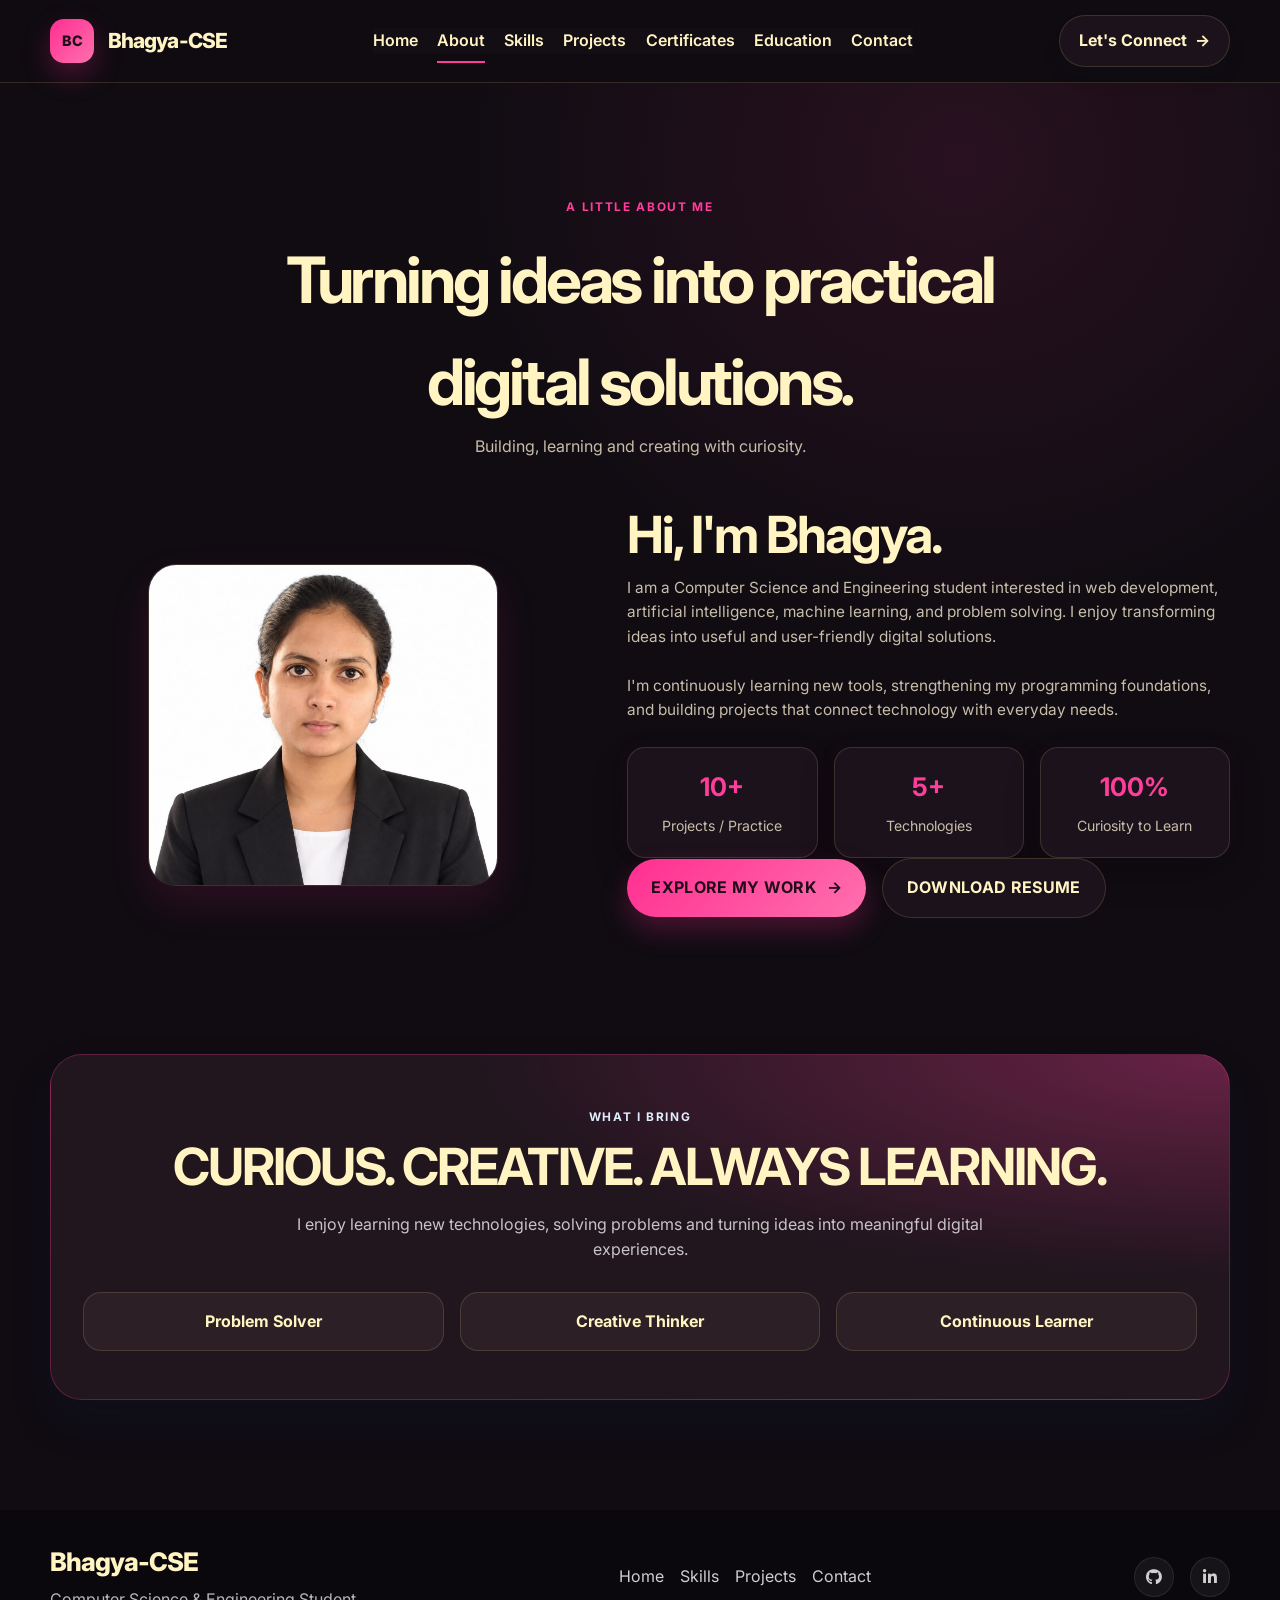
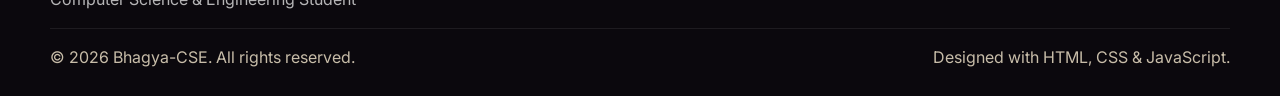
<file: about.html>
<!DOCTYPE html>
<html lang="en">
  <head>
    <meta charset="UTF-8" />
    <meta name="viewport" content="width=device-width, initial-scale=1.0" />
    <meta name="description" content="Learn more about Bhagya, a Computer Science and Engineering student." />
    <title>About | Bhagya-CSE</title>
    <link rel="preconnect" href="https://fonts.googleapis.com" />
    <link rel="preconnect" href="https://fonts.gstatic.com" crossorigin />
    <link href="https://fonts.googleapis.com/css2?family=Inter:wght@400;500;600;700;800;900&display=swap" rel="stylesheet" />
    <link rel="stylesheet" href="https://cdnjs.cloudflare.com/ajax/libs/font-awesome/6.5.2/css/all.min.css" />
    <link rel="stylesheet" href="style.css" />
  </head>
  <body data-page-title="About">
    <header class="site-header"><div class="container nav-wrap">
      <a href="index.html" class="brand"><span class="brand-mark">BC</span><span class="brand-text">Bhagya-CSE</span></a>
      <button class="nav-toggle" aria-label="Toggle navigation" aria-expanded="false"><span></span><span></span><span></span></button>
      <nav aria-label="Main navigation"><ul class="nav-menu">
        <li><a class="nav-link" href="index.html">Home</a></li><li><a class="nav-link active" href="about.html">About</a></li>
        <li><a class="nav-link" href="skills.html">Skills</a></li><li><a class="nav-link" href="projects.html">Projects</a></li>
        <li><a class="nav-link" href="certificates.html">Certificates</a></li><li><a class="nav-link" href="education.html">Education</a></li>
        <li><a class="nav-link" href="contact.html">Contact</a></li>
      </ul></nav><a href="contact.html" class="connect-btn">Let's Connect <span>→</span></a>
    </div></header>
    <main>
      <section class="section page-section"><div class="container">
        <div class="section-heading reveal"><span class="eyebrow">A LITTLE ABOUT ME</span><h1>Turning ideas into practical digital solutions.</h1><p>Building, learning and creating with curiosity.</p></div>
        <div class="about-grid">
          <div class="about-image-card reveal"><img src="assets/profile.jpg" alt="Bhagya's profile" /></div>
          <div class="about-content reveal">
            <h2>Hi, I'm Bhagya.</h2>
            <p>I am a Computer Science and Engineering student interested in web development, artificial intelligence, machine learning, and problem solving. I enjoy transforming ideas into useful and user-friendly digital solutions.</p>
            <p>I'm continuously learning new tools, strengthening my programming foundations, and building projects that connect technology with everyday needs.</p>
            <div class="stats-grid">
              <div class="stat-card"><strong>10+</strong><span>Projects / Practice</span></div>
              <div class="stat-card"><strong>5+</strong><span>Technologies</span></div>
              <div class="stat-card"><strong>100%</strong><span>Curiosity to Learn</span></div>
            </div>
            <div class="hero-actions"><a href="projects.html" class="btn btn-primary">EXPLORE MY WORK <span>→</span></a><a href="assets/resume.pdf" class="btn btn-secondary" download>DOWNLOAD RESUME</a></div>
          </div>
        </div>
      </div></section>
      <section class="section why-section"><div class="container"><div class="blue-panel reveal"><span class="eyebrow blue">WHAT I BRING</span><h2>CURIOUS. CREATIVE. ALWAYS LEARNING.</h2><p>I enjoy learning new technologies, solving problems and turning ideas into meaningful digital experiences.</p><div class="benefits-row" id="benefitsRow"></div></div></div></section>
    </main>
    <footer class="site-footer"><div class="container footer-inner"><div><div class="footer-name">Bhagya-CSE</div><p>Computer Science &amp; Engineering Student</p></div><div class="footer-links"><a href="index.html">Home</a><a href="skills.html">Skills</a><a href="projects.html">Projects</a><a href="contact.html">Contact</a></div><div class="footer-socials"><a href="[YOUR GITHUB]" aria-label="GitHub"><i class="fa-brands fa-github"></i></a><a href="[YOUR LINKEDIN]" aria-label="LinkedIn"><i class="fa-brands fa-linkedin-in"></i></a></div></div><div class="container footer-bottom"><span>© <span id="currentYear"></span> <span id="copyrightName">Bhagya-CSE</span>. All rights reserved.</span><span>Designed with HTML, CSS &amp; JavaScript.</span></div></footer>
    <button class="back-to-top" aria-label="Back to top"><i class="fa-solid fa-arrow-up"></i></button>
    <script src="script.js"></script>
  </body>
</html>
</file>
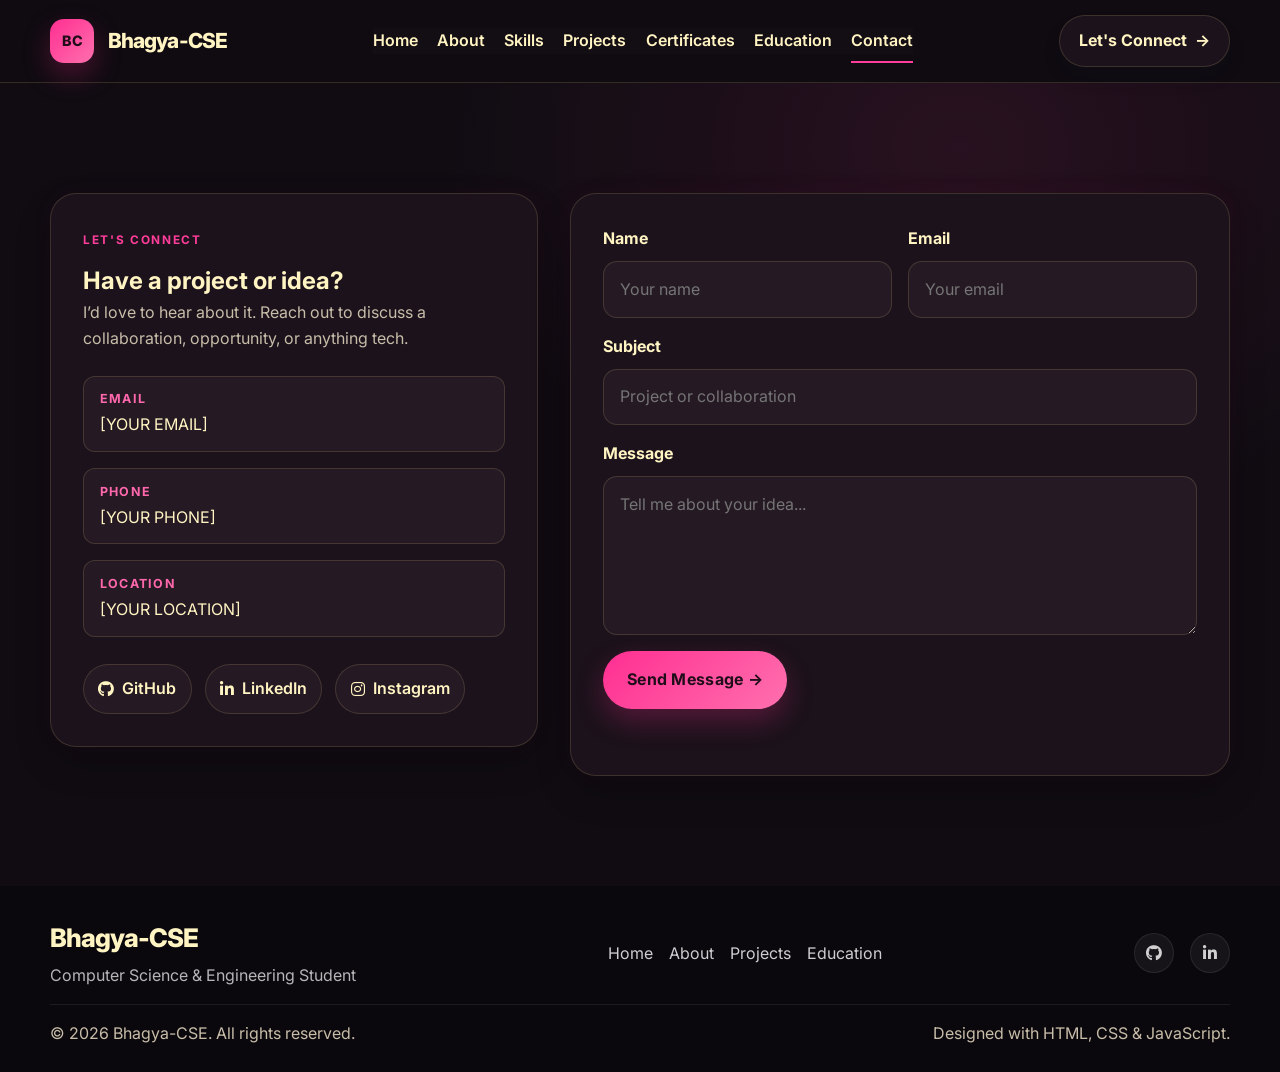
<file: contact.html>
<!DOCTYPE html>
<html lang="en">
  <head>
    <meta charset="UTF-8" /><meta name="viewport" content="width=device-width, initial-scale=1.0" />
    <meta name="description" content="Get in touch with Bhagya about projects and opportunities." /><title>Contact | Bhagya-CSE</title>
    <link rel="preconnect" href="https://fonts.googleapis.com" /><link rel="preconnect" href="https://fonts.gstatic.com" crossorigin />
    <link href="https://fonts.googleapis.com/css2?family=Inter:wght@400;500;600;700;800;900&display=swap" rel="stylesheet" />
    <link rel="stylesheet" href="https://cdnjs.cloudflare.com/ajax/libs/font-awesome/6.5.2/css/all.min.css" /><link rel="stylesheet" href="style.css" />
  </head>
  <body data-page-title="Contact">
    <header class="site-header"><div class="container nav-wrap"><a href="index.html" class="brand"><span class="brand-mark">BC</span><span class="brand-text">Bhagya-CSE</span></a><button class="nav-toggle" aria-label="Toggle navigation" aria-expanded="false"><span></span><span></span><span></span></button>
      <nav aria-label="Main navigation"><ul class="nav-menu"><li><a class="nav-link" href="index.html">Home</a></li><li><a class="nav-link" href="about.html">About</a></li><li><a class="nav-link" href="skills.html">Skills</a></li><li><a class="nav-link" href="projects.html">Projects</a></li><li><a class="nav-link" href="certificates.html">Certificates</a></li><li><a class="nav-link" href="education.html">Education</a></li><li><a class="nav-link active" href="contact.html">Contact</a></li></ul></nav><a href="contact.html" class="connect-btn">Let's Connect <span>→</span></a></div></header>
    <main><section class="section page-section contact-section"><div class="container contact-grid">
      <div class="contact-copy reveal"><span class="eyebrow">LET'S CONNECT</span><h1>Have a project or idea?</h1><p class="contact-intro">I’d love to hear about it. Reach out to discuss a collaboration, opportunity, or anything tech.</p>
        <div class="contact-list"><div><span class="label">Email</span><a href="mailto:[YOUR EMAIL]">[YOUR EMAIL]</a></div><div><span class="label">Phone</span><a href="tel:[YOUR PHONE]">[YOUR PHONE]</a></div><div><span class="label">Location</span><span>[YOUR LOCATION]</span></div></div>
        <div class="social-links-row"><a href="[YOUR GITHUB]" target="_blank" rel="noreferrer"><i class="fa-brands fa-github"></i> GitHub</a><a href="[YOUR LINKEDIN]" target="_blank" rel="noreferrer"><i class="fa-brands fa-linkedin-in"></i> LinkedIn</a><a href="[YOUR INSTAGRAM]" target="_blank" rel="noreferrer"><i class="fa-brands fa-instagram"></i> Instagram</a></div>
      </div>
      <div class="contact-card reveal"><form id="contactForm" novalidate><div class="field-row"><div class="input-group"><label for="name">Name</label><input id="name" type="text" name="name" placeholder="Your name" /></div><div class="input-group"><label for="email">Email</label><input id="email" type="email" name="email" placeholder="Your email" /></div></div><div class="input-group"><label for="subject">Subject</label><input id="subject" type="text" name="subject" placeholder="Project or collaboration" /></div><div class="input-group"><label for="message">Message</label><textarea id="message" name="message" rows="5" placeholder="Tell me about your idea..."></textarea></div><button type="submit" class="btn btn-primary">Send Message →</button><p class="form-status" aria-live="polite"></p></form></div>
    </div></section></main>
    <footer class="site-footer"><div class="container footer-inner"><div><div class="footer-name">Bhagya-CSE</div><p>Computer Science &amp; Engineering Student</p></div><div class="footer-links"><a href="index.html">Home</a><a href="about.html">About</a><a href="projects.html">Projects</a><a href="education.html">Education</a></div><div class="footer-socials"><a href="[YOUR GITHUB]" aria-label="GitHub"><i class="fa-brands fa-github"></i></a><a href="[YOUR LINKEDIN]" aria-label="LinkedIn"><i class="fa-brands fa-linkedin-in"></i></a></div></div><div class="container footer-bottom"><span>© <span id="currentYear"></span> <span id="copyrightName">Bhagya-CSE</span>. All rights reserved.</span><span>Designed with HTML, CSS &amp; JavaScript.</span></div></footer>
    <button class="back-to-top" aria-label="Back to top"><i class="fa-solid fa-arrow-up"></i></button><script src="script.js"></script>
  </body>
</html>
</file>
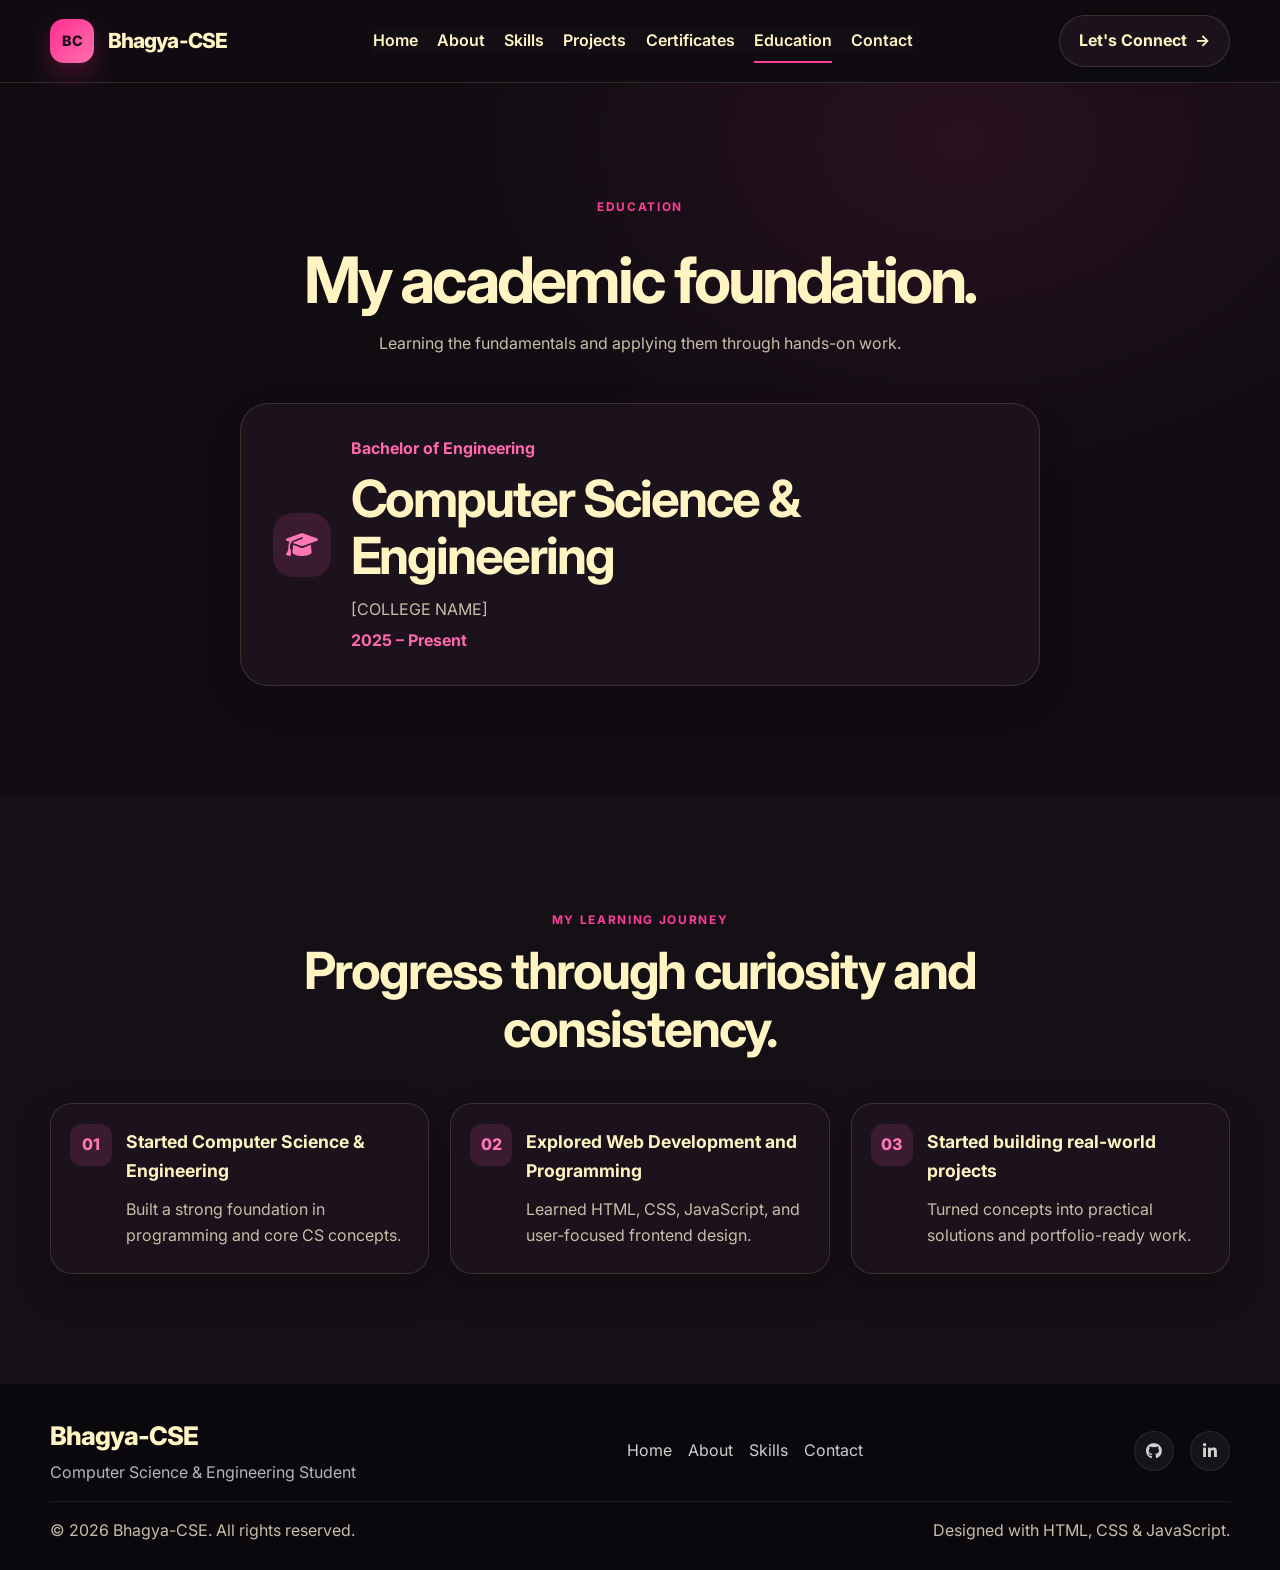
<file: education.html>
<!DOCTYPE html>
<html lang="en">
  <head>
    <meta charset="UTF-8" /><meta name="viewport" content="width=device-width, initial-scale=1.0" />
    <meta name="description" content="Bhagya's education and learning journey." /><title>Education | Bhagya-CSE</title>
    <link rel="preconnect" href="https://fonts.googleapis.com" /><link rel="preconnect" href="https://fonts.gstatic.com" crossorigin />
    <link href="https://fonts.googleapis.com/css2?family=Inter:wght@400;500;600;700;800;900&display=swap" rel="stylesheet" />
    <link rel="stylesheet" href="https://cdnjs.cloudflare.com/ajax/libs/font-awesome/6.5.2/css/all.min.css" /><link rel="stylesheet" href="style.css" />
  </head>
  <body data-page-title="Education">
    <header class="site-header"><div class="container nav-wrap"><a href="index.html" class="brand"><span class="brand-mark">BC</span><span class="brand-text">Bhagya-CSE</span></a><button class="nav-toggle" aria-label="Toggle navigation" aria-expanded="false"><span></span><span></span><span></span></button>
      <nav aria-label="Main navigation"><ul class="nav-menu"><li><a class="nav-link" href="index.html">Home</a></li><li><a class="nav-link" href="about.html">About</a></li><li><a class="nav-link" href="skills.html">Skills</a></li><li><a class="nav-link" href="projects.html">Projects</a></li><li><a class="nav-link" href="certificates.html">Certificates</a></li><li><a class="nav-link active" href="education.html">Education</a></li><li><a class="nav-link" href="contact.html">Contact</a></li></ul></nav><a href="contact.html" class="connect-btn">Let's Connect <span>→</span></a></div></header>
    <main><section class="section page-section education-section"><div class="container"><div class="section-heading reveal"><span class="eyebrow">EDUCATION</span><h1>My academic foundation.</h1><p>Learning the fundamentals and applying them through hands-on work.</p></div>
      <div class="education-card reveal"><div class="edu-icon"><i class="fa-solid fa-graduation-cap"></i></div><div class="edu-body"><span class="edu-label">Bachelor of Engineering</span><h2>Computer Science &amp; Engineering</h2><p>[COLLEGE NAME]</p><span class="edu-year">2025 – Present</span></div></div>
    </div></section><section class="section journey-section"><div class="container"><div class="section-heading reveal"><span class="eyebrow">MY LEARNING JOURNEY</span><h2>Progress through curiosity and consistency.</h2></div><div class="journey-list reveal" id="journeyList"></div></div></section></main>
    <footer class="site-footer"><div class="container footer-inner"><div><div class="footer-name">Bhagya-CSE</div><p>Computer Science &amp; Engineering Student</p></div><div class="footer-links"><a href="index.html">Home</a><a href="about.html">About</a><a href="skills.html">Skills</a><a href="contact.html">Contact</a></div><div class="footer-socials"><a href="[YOUR GITHUB]" aria-label="GitHub"><i class="fa-brands fa-github"></i></a><a href="[YOUR LINKEDIN]" aria-label="LinkedIn"><i class="fa-brands fa-linkedin-in"></i></a></div></div><div class="container footer-bottom"><span>© <span id="currentYear"></span> <span id="copyrightName">Bhagya-CSE</span>. All rights reserved.</span><span>Designed with HTML, CSS &amp; JavaScript.</span></div></footer>
    <button class="back-to-top" aria-label="Back to top"><i class="fa-solid fa-arrow-up"></i></button><script src="script.js"></script>
  </body>
</html>
</file>
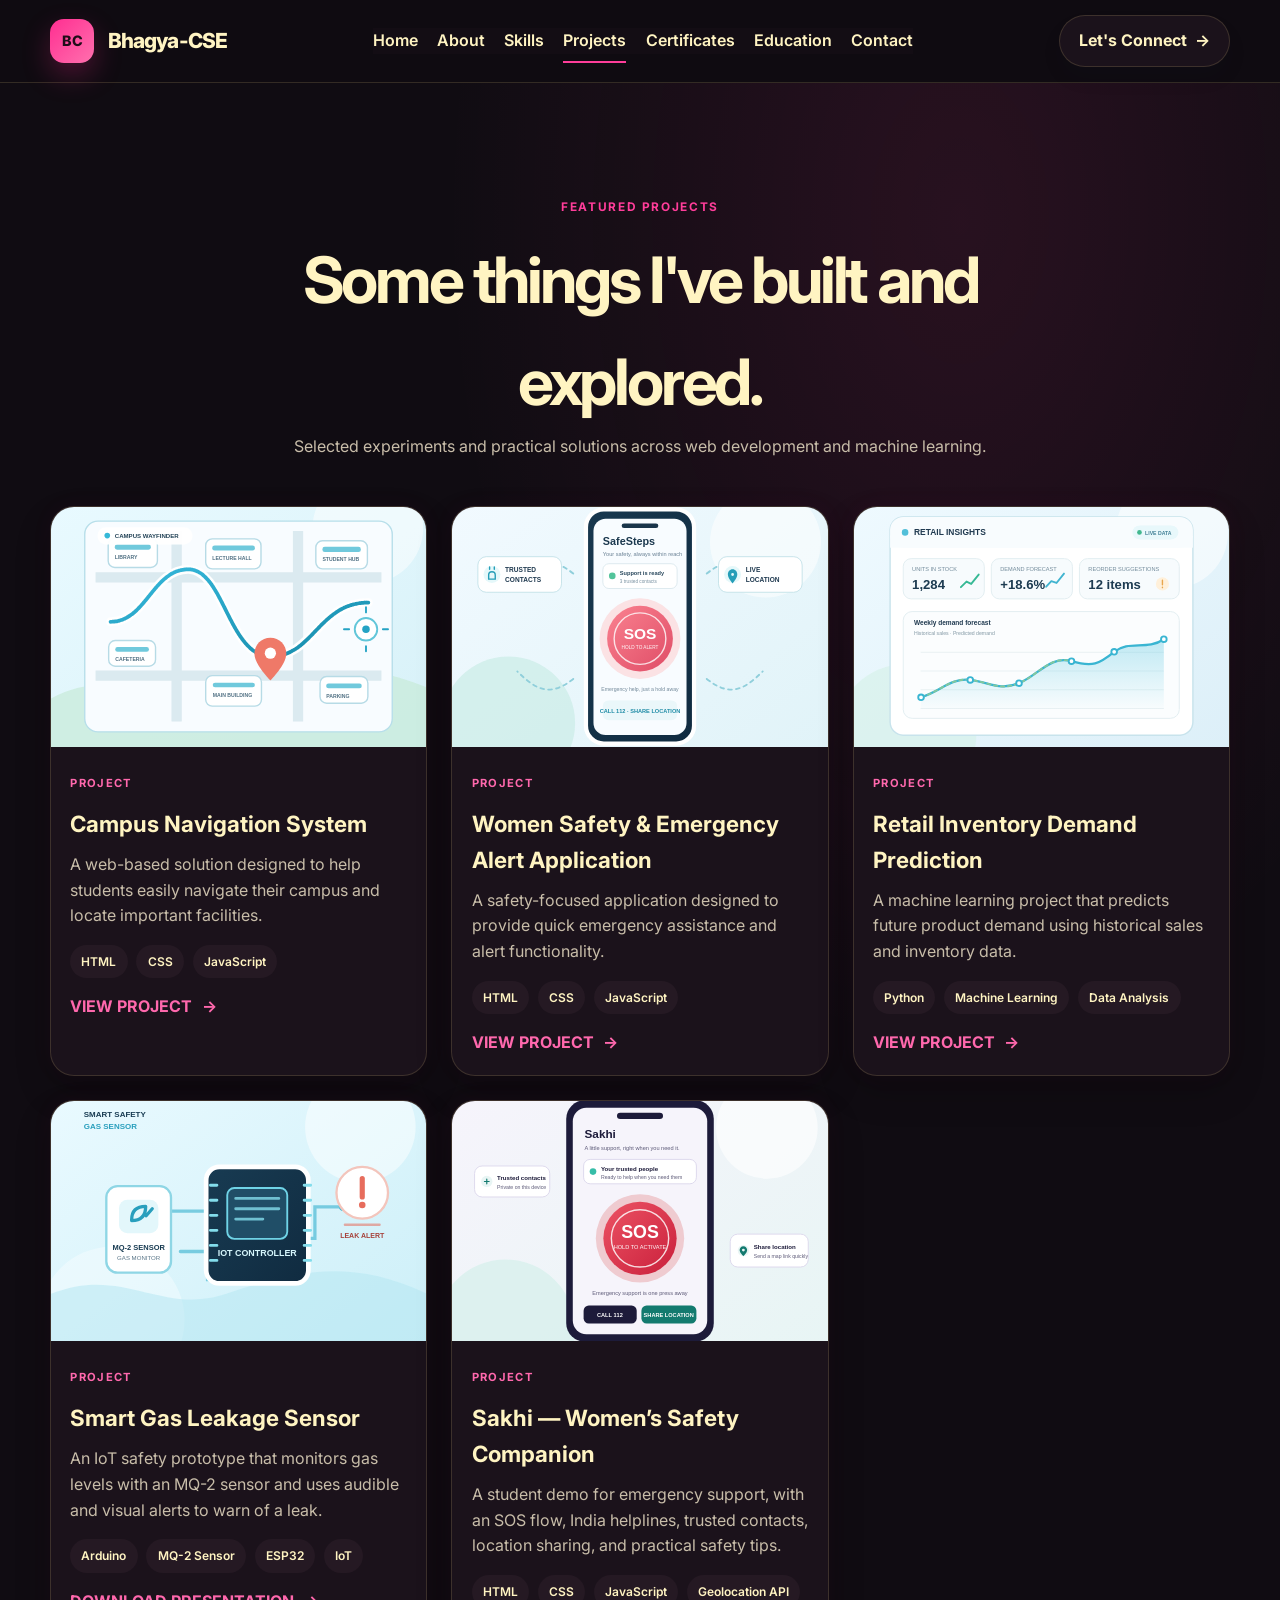
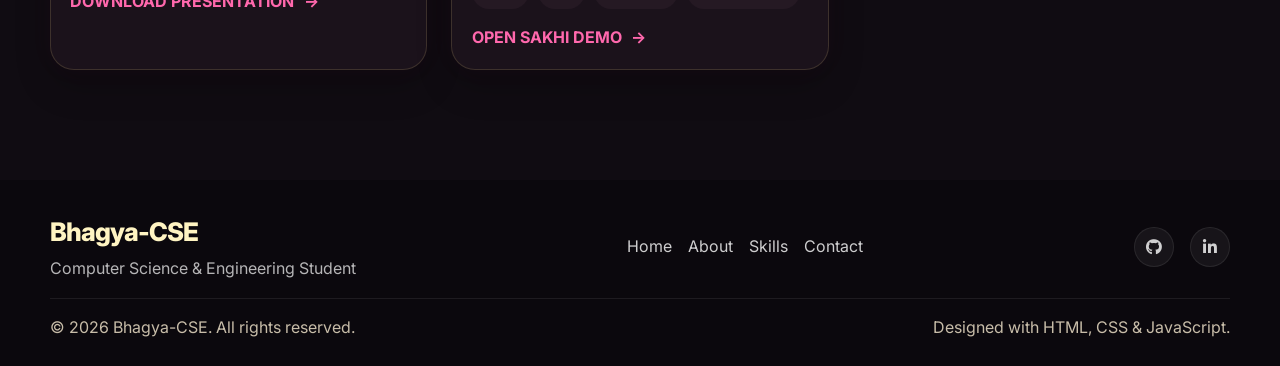
<file: projects.html>
<!DOCTYPE html>
<html lang="en">
  <head>
    <meta charset="UTF-8" /><meta name="viewport" content="width=device-width, initial-scale=1.0" />
    <meta name="description" content="View projects built and explored by Bhagya." /><title>Projects | Bhagya-CSE</title>
    <link rel="preconnect" href="https://fonts.googleapis.com" /><link rel="preconnect" href="https://fonts.gstatic.com" crossorigin />
    <link href="https://fonts.googleapis.com/css2?family=Inter:wght@400;500;600;700;800;900&display=swap" rel="stylesheet" />
    <link rel="stylesheet" href="https://cdnjs.cloudflare.com/ajax/libs/font-awesome/6.5.2/css/all.min.css" /><link rel="stylesheet" href="style.css" />
  </head>
  <body data-page-title="Projects">
    <header class="site-header"><div class="container nav-wrap"><a href="index.html" class="brand"><span class="brand-mark">BC</span><span class="brand-text">Bhagya-CSE</span></a><button class="nav-toggle" aria-label="Toggle navigation" aria-expanded="false"><span></span><span></span><span></span></button>
      <nav aria-label="Main navigation"><ul class="nav-menu"><li><a class="nav-link" href="index.html">Home</a></li><li><a class="nav-link" href="about.html">About</a></li><li><a class="nav-link" href="skills.html">Skills</a></li><li><a class="nav-link active" href="projects.html">Projects</a></li><li><a class="nav-link" href="certificates.html">Certificates</a></li><li><a class="nav-link" href="education.html">Education</a></li><li><a class="nav-link" href="contact.html">Contact</a></li></ul></nav><a href="contact.html" class="connect-btn">Let's Connect <span>→</span></a></div></header>
    <main><section class="section page-section project-section"><div class="container"><div class="section-heading reveal"><span class="eyebrow">FEATURED PROJECTS</span><h1>Some things I've built and explored.</h1><p>Selected experiments and practical solutions across web development and machine learning.</p></div><div class="projects-grid reveal" id="projectsGrid"></div></div></section></main>
    <footer class="site-footer"><div class="container footer-inner"><div><div class="footer-name">Bhagya-CSE</div><p>Computer Science &amp; Engineering Student</p></div><div class="footer-links"><a href="index.html">Home</a><a href="about.html">About</a><a href="skills.html">Skills</a><a href="contact.html">Contact</a></div><div class="footer-socials"><a href="[YOUR GITHUB]" aria-label="GitHub"><i class="fa-brands fa-github"></i></a><a href="[YOUR LINKEDIN]" aria-label="LinkedIn"><i class="fa-brands fa-linkedin-in"></i></a></div></div><div class="container footer-bottom"><span>© <span id="currentYear"></span> <span id="copyrightName">Bhagya-CSE</span>. All rights reserved.</span><span>Designed with HTML, CSS &amp; JavaScript.</span></div></footer>
    <button class="back-to-top" aria-label="Back to top"><i class="fa-solid fa-arrow-up"></i></button><script src="script.js"></script>
  </body>
</html>
</file>
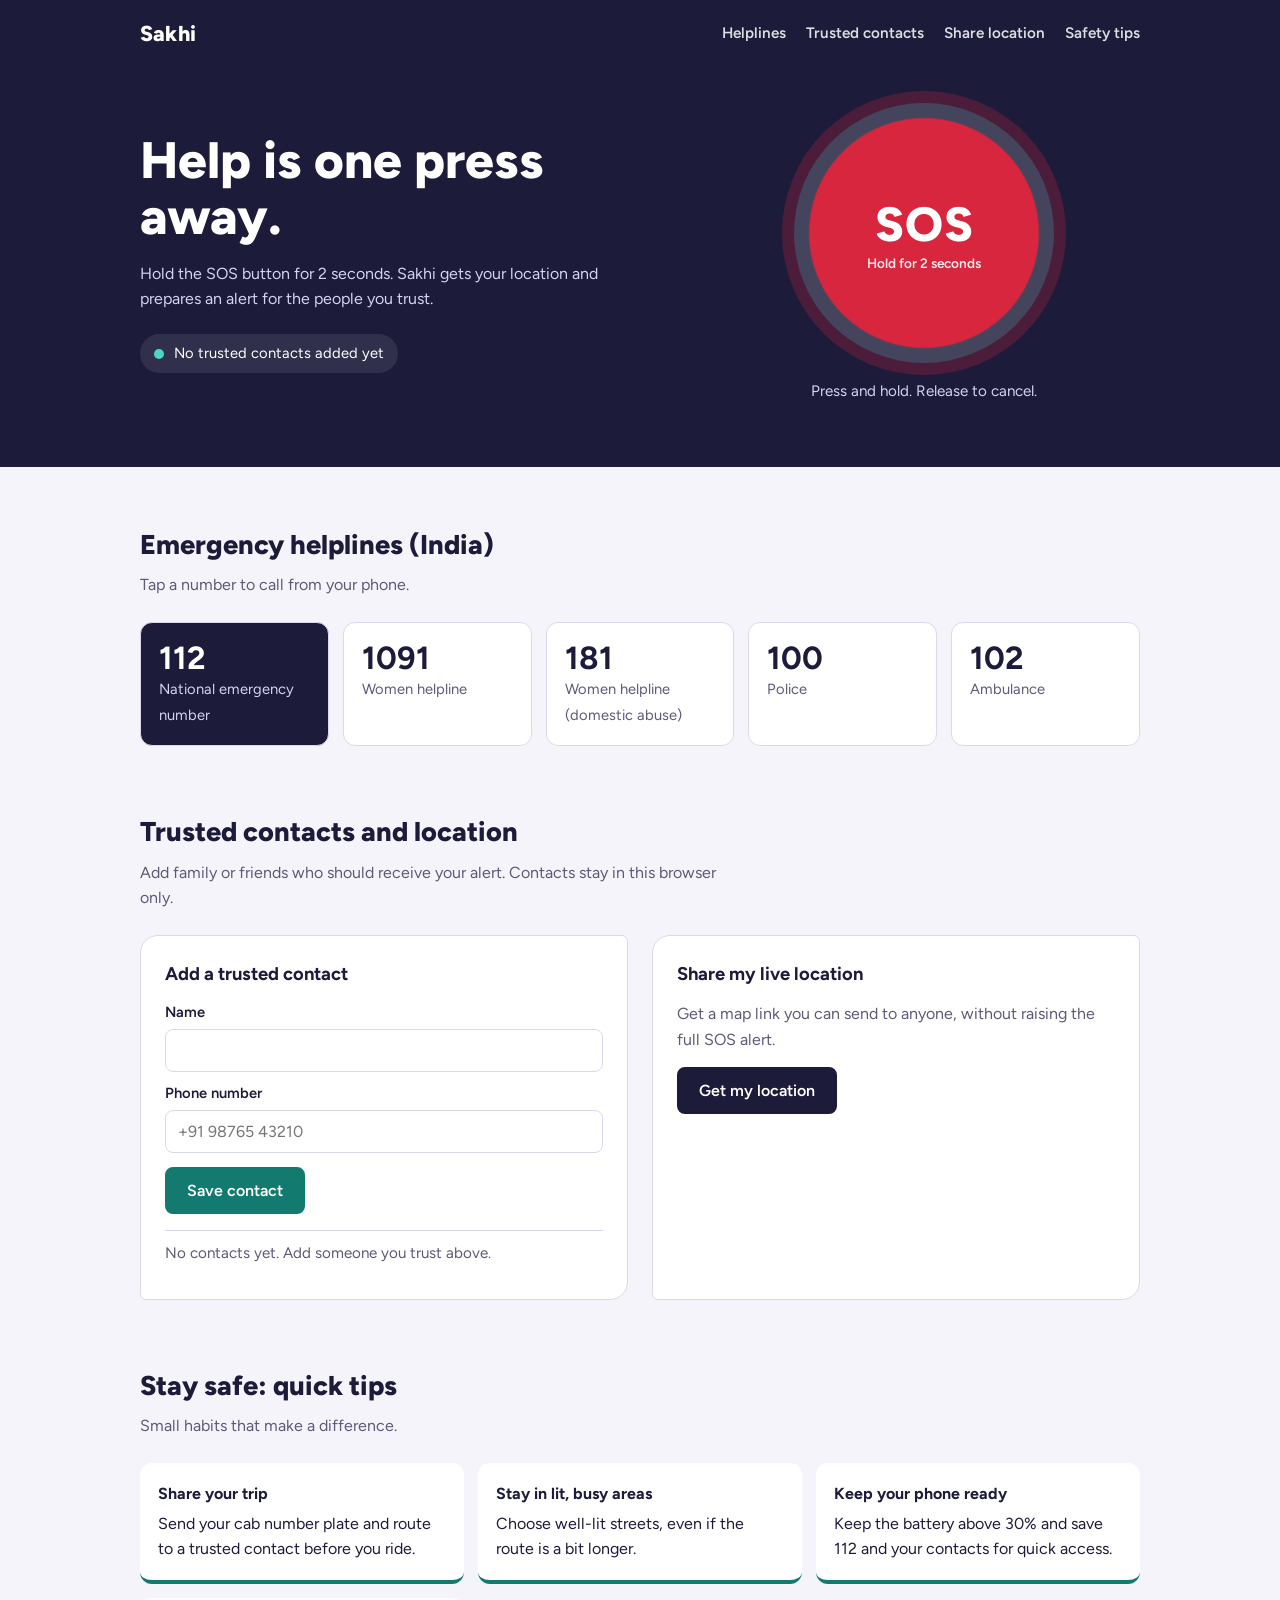
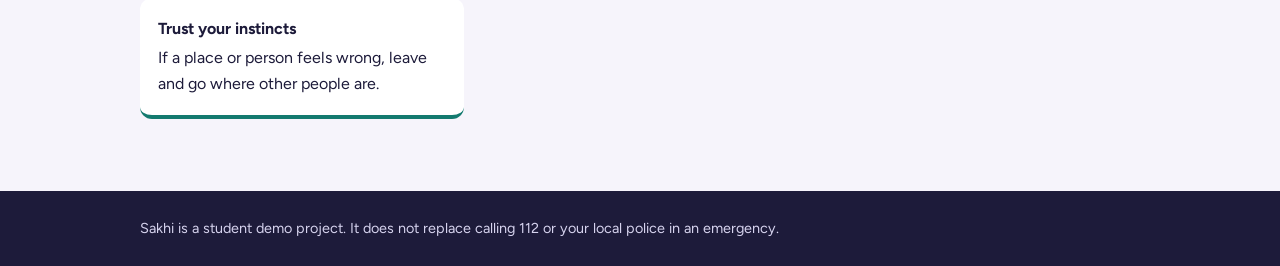
<file: sakhi.html>
<!DOCTYPE html>
<html lang="en">
<head>
<meta charset="UTF-8">
<meta name="viewport" content="width=device-width, initial-scale=1">
<title>Sakhi – Women Safety &amp; Emergency</title>
<link href="https://fonts.googleapis.com/css2?family=Figtree:wght@400;600;800&display=swap" rel="stylesheet">
<style>
/* ---------- Design tokens ---------- */
:root{
  --ink:#1d1b3a;      /* deep indigo: text, header */
  --paper:#f6f4fb;    /* soft lavender-white background */
  --card:#ffffff;
  --sos:#d7263d;      /* emergency red: used only for SOS */
  --safe:#137a6f;     /* teal: safe / confirm actions */
  --muted:#5d5a78;
  --line:#dcd8ec;
  --font:"Figtree",system-ui,-apple-system,"Segoe UI",Roboto,sans-serif;
}
*{box-sizing:border-box;margin:0;padding:0}
html{scroll-behavior:smooth}
body{font-family:var(--font);background:var(--paper);color:var(--ink);line-height:1.6}
a{color:inherit}
:focus-visible{outline:3px solid var(--safe);outline-offset:3px}
.wrap{max-width:1040px;margin:0 auto;padding:0 20px}

/* ---------- Header ---------- */
header{background:var(--ink);color:#fff}
header .wrap{display:flex;align-items:center;justify-content:space-between;gap:16px;padding-top:16px;padding-bottom:16px;flex-wrap:wrap}
.brand{font-weight:800;font-size:1.35rem;text-decoration:none;letter-spacing:.2px}
nav{display:flex;gap:20px;flex-wrap:wrap}
nav a{text-decoration:none;font-weight:600;font-size:.95rem;opacity:.85}
nav a:hover{opacity:1;text-decoration:underline}

/* ---------- Hero with SOS button ---------- */
.hero{background:var(--ink);color:#fff;padding:36px 0 64px}
.hero .wrap{display:grid;grid-template-columns:1.1fr .9fr;gap:40px;align-items:center}
.hero h1{font-size:clamp(2rem,5vw,3.2rem);line-height:1.1;font-weight:800;max-width:14ch}
.hero p{margin-top:16px;max-width:46ch;color:#d6d3ee}
.hero .status{margin-top:22px;display:inline-flex;align-items:center;gap:10px;background:rgba(255,255,255,.09);padding:8px 14px;border-radius:999px;font-size:.92rem}
.dot{width:10px;height:10px;border-radius:50%;background:#4ad6c4}

.sos-area{display:grid;place-items:center;text-align:center}
.sos{
  --p:0deg;
  width:min(260px,68vw);aspect-ratio:1;border-radius:50%;border:0;cursor:pointer;
  color:#fff;font-family:inherit;font-weight:800;font-size:3rem;letter-spacing:1px;
  background:
    radial-gradient(circle at center,var(--sos) 0 62%,transparent 63%),
    conic-gradient(#fff var(--p),rgba(255,255,255,.18) 0);
  box-shadow:0 0 0 12px rgba(215,38,61,.25);
  animation:pulse 2.4s ease-in-out infinite;
  touch-action:none;user-select:none;-webkit-user-select:none;
}
.sos small{display:block;font-size:.85rem;font-weight:600;letter-spacing:0;margin-top:2px;opacity:.9}
.sos:active{transform:scale(.98)}
.sos-hint{margin-top:18px;color:#d6d3ee;font-size:.95rem}
@keyframes pulse{50%{box-shadow:0 0 0 22px rgba(215,38,61,.08)}}

/* ---------- Alert panel (shown after SOS) ---------- */
#alert{display:none;margin:-36px auto 0;position:relative;z-index:2}
#alert.show{display:block}
#alert .box{background:var(--card);border-left:8px solid var(--sos);border-radius:10px;padding:22px;box-shadow:0 10px 30px rgba(29,27,58,.18)}
#alert h2{color:var(--sos);font-size:1.3rem}
#alert .msg{margin:10px 0 16px;padding:12px;background:var(--paper);border-radius:8px;word-break:break-word;font-size:.95rem}
.actions{display:flex;gap:10px;flex-wrap:wrap}

/* ---------- Buttons ---------- */
.btn{display:inline-block;padding:12px 20px;border-radius:8px;border:2px solid var(--ink);background:var(--ink);color:#fff;font:600 1rem var(--font);cursor:pointer;text-decoration:none}
.btn:hover{filter:brightness(1.15)}
.btn.red{background:var(--sos);border-color:var(--sos)}
.btn.teal{background:var(--safe);border-color:var(--safe)}
.btn.ghost{background:transparent;color:var(--ink)}

/* ---------- Sections ---------- */
section{padding:56px 0 8px}
h2.title{font-size:1.7rem;font-weight:800;margin-bottom:6px}
.sub{color:var(--muted);margin-bottom:24px;max-width:60ch}

/* Helplines */
.lines{display:grid;grid-template-columns:repeat(auto-fit,minmax(170px,1fr));gap:14px}
.line{display:block;text-decoration:none;background:var(--card);border:1px solid var(--line);border-radius:12px;padding:18px}
.line b{display:block;font-size:2rem;line-height:1.1}
.line span{color:var(--muted);font-size:.92rem}
.line:hover{border-color:var(--ink)}
.line.main{background:var(--ink);color:#fff}
.line.main span{color:#d6d3ee}

/* Contacts + location */
.two{display:grid;grid-template-columns:1fr 1fr;gap:24px}
.panel{background:var(--card);border:1px solid var(--line);border-radius:18px 6px 18px 6px;padding:24px}
.panel h3{font-size:1.15rem;margin-bottom:12px}
label{display:block;font-weight:600;font-size:.92rem;margin:10px 0 4px}
input{width:100%;padding:11px 12px;border:1.5px solid var(--line);border-radius:8px;font:1rem var(--font);color:var(--ink)}
input:focus{border-color:var(--safe)}
.panel form .btn{margin-top:14px}
ul.contacts{list-style:none;margin-top:16px}
ul.contacts li{display:flex;justify-content:space-between;align-items:center;gap:10px;padding:10px 0;border-top:1px solid var(--line)}
ul.contacts button{background:none;border:0;color:var(--sos);font:600 .9rem var(--font);cursor:pointer}
.empty{color:var(--muted);font-size:.95rem;margin-top:14px}
#locOut{margin-top:14px;font-size:.95rem;word-break:break-word}

/* Tips */
.tips{display:grid;grid-template-columns:repeat(auto-fit,minmax(240px,1fr));gap:14px;list-style:none}
.tips li{background:var(--card);border-radius:12px;padding:18px;border-bottom:4px solid var(--safe)}
.tips b{display:block;margin-bottom:4px}

footer{margin-top:64px;background:var(--ink);color:#d6d3ee;padding:26px 0;font-size:.9rem}

/* ---------- Responsive ---------- */
@media (max-width:760px){
  .hero .wrap,.two{grid-template-columns:1fr}
  .hero{padding-bottom:56px}
}
@media (prefers-reduced-motion:reduce){.sos{animation:none}html{scroll-behavior:auto}}
</style>
</head>
<body>

<header>
  <div class="wrap">
    <a class="brand" href="#top">Sakhi</a>
    <nav aria-label="Main">
      <a href="#helplines">Helplines</a>
      <a href="#contacts">Trusted contacts</a>
      <a href="#location">Share location</a>
      <a href="#tips">Safety tips</a>
    </nav>
  </div>
</header>

<main id="top">
  <div class="hero">
    <div class="wrap">
      <div>
        <h1>Help is one press away.</h1>
        <p>Hold the SOS button for 2 seconds. Sakhi gets your location and prepares an alert for the people you trust.</p>
        <div class="status"><span class="dot"></span><span id="contactCount">No trusted contacts added yet</span></div>
      </div>
      <div class="sos-area">
        <button class="sos" id="sosBtn" aria-label="Press and hold for 2 seconds to send an SOS alert">SOS<small>Hold for 2 seconds</small></button>
        <p class="sos-hint" id="sosHint">Press and hold. Release to cancel.</p>
      </div>
    </div>
  </div>

  <div class="wrap">
    <div id="alert" role="alert" aria-live="assertive">
      <div class="box">
        <h2>SOS ready to send</h2>
        <p class="msg" id="alertMsg"></p>
        <div class="actions" id="alertActions"></div>
      </div>
    </div>
  </div>

  <div class="wrap">
    <section id="helplines">
      <h2 class="title">Emergency helplines (India)</h2>
      <p class="sub">Tap a number to call from your phone.</p>
      <div class="lines">
        <a class="line main" href="tel:112"><b>112</b><span>National emergency number</span></a>
        <a class="line" href="tel:1091"><b>1091</b><span>Women helpline</span></a>
        <a class="line" href="tel:181"><b>181</b><span>Women helpline (domestic abuse)</span></a>
        <a class="line" href="tel:100"><b>100</b><span>Police</span></a>
        <a class="line" href="tel:102"><b>102</b><span>Ambulance</span></a>
      </div>
    </section>

    <section id="contacts">
      <h2 class="title">Trusted contacts and location</h2>
      <p class="sub">Add family or friends who should receive your alert. Contacts stay in this browser only.</p>
      <div class="two">
        <div class="panel">
          <h3>Add a trusted contact</h3>
          <form id="contactForm">
            <label for="cName">Name</label>
            <input id="cName" required maxlength="40" autocomplete="off">
            <label for="cPhone">Phone number</label>
            <input id="cPhone" type="tel" required pattern="[0-9+ ]{8,15}" placeholder="+91 98765 43210">
            <button class="btn teal" type="submit">Save contact</button>
          </form>
          <ul class="contacts" id="contactList"></ul>
        </div>

        <div class="panel" id="location">
          <h3>Share my live location</h3>
          <p class="sub" style="margin-bottom:14px">Get a map link you can send to anyone, without raising the full SOS alert.</p>
          <button class="btn" id="locBtn" type="button">Get my location</button>
          <p id="locOut" aria-live="polite"></p>
        </div>
      </div>
    </section>

    <section id="tips">
      <h2 class="title">Stay safe: quick tips</h2>
      <p class="sub">Small habits that make a difference.</p>
      <ul class="tips">
        <li><b>Share your trip</b>Send your cab number plate and route to a trusted contact before you ride.</li>
        <li><b>Stay in lit, busy areas</b>Choose well-lit streets, even if the route is a bit longer.</li>
        <li><b>Keep your phone ready</b>Keep the battery above 30% and save 112 and your contacts for quick access.</li>
        <li><b>Trust your instincts</b>If a place or person feels wrong, leave and go where other people are.</li>
      </ul>
    </section>
  </div>
</main>

<footer>
  <div class="wrap">Sakhi is a student demo project. It does not replace calling 112 or your local police in an emergency.</div>
</footer>

<script>
/* ---------- Small helpers ---------- */
const $ = s => document.querySelector(s);
let contacts = [];
try { contacts = JSON.parse(localStorage.getItem('sakhi-contacts') || '[]'); } catch (e) {}
const saveContacts = () => { try { localStorage.setItem('sakhi-contacts', JSON.stringify(contacts)); } catch (e) {} };

/* ---------- Trusted contacts ---------- */
function renderContacts() {
  const ul = $('#contactList');
  ul.innerHTML = '';
  contacts.forEach((c, i) => {
    const li = document.createElement('li');
    const info = document.createElement('span');
    info.textContent = c.name + ' · ' + c.phone;
    const del = document.createElement('button');
    del.type = 'button';
    del.textContent = 'Remove';
    del.onclick = () => { contacts.splice(i, 1); saveContacts(); renderContacts(); };
    li.append(info, del);
    ul.appendChild(li);
  });
  if (!contacts.length) {
    const p = document.createElement('li');
    p.className = 'empty';
    p.textContent = 'No contacts yet. Add someone you trust above.';
    ul.appendChild(p);
  }
  $('#contactCount').textContent = contacts.length
    ? contacts.length + ' trusted contact' + (contacts.length > 1 ? 's' : '') + ' ready'
    : 'No trusted contacts added yet';
}
$('#contactForm').addEventListener('submit', e => {
  e.preventDefault();
  contacts.push({ name: $('#cName').value.trim(), phone: $('#cPhone').value.trim() });
  saveContacts(); renderContacts(); e.target.reset();
});
renderContacts();

/* ---------- Location ---------- */
function getLocation() {
  return new Promise(resolve => {
    if (!navigator.geolocation) return resolve(null);
    navigator.geolocation.getCurrentPosition(
      p => resolve(p.coords), () => resolve(null),
      { enableHighAccuracy: true, timeout: 8000 });
  });
}
const mapLink = c => `https://www.google.com/maps?q=${c.latitude},${c.longitude}`;

$('#locBtn').addEventListener('click', async () => {
  const out = $('#locOut');
  out.textContent = 'Finding your location…';
  const c = await getLocation();
  if (!c) { out.textContent = 'Could not get your location. Allow location access in your browser and try again.'; return; }
  const a = document.createElement('a');
  a.href = mapLink(c); a.target = '_blank'; a.rel = 'noopener'; a.textContent = mapLink(c);
  out.textContent = 'Your location: ';
  out.appendChild(a);
});

/* ---------- SOS: press and hold for 2 seconds ---------- */
const HOLD_MS = 2000;
const sos = $('#sosBtn');
let start = 0, raf = 0;

function tick() {
  const t = Math.min((performance.now() - start) / HOLD_MS, 1);
  sos.style.setProperty('--p', (t * 360) + 'deg');
  if (t >= 1) { cancelHold(); triggerSOS(); } else raf = requestAnimationFrame(tick);
}
function beginHold() { if (start) return; start = performance.now(); $('#sosHint').textContent = 'Keep holding…'; raf = requestAnimationFrame(tick); }
function cancelHold() { cancelAnimationFrame(raf); start = 0; sos.style.setProperty('--p', '0deg'); $('#sosHint').textContent = 'Press and hold. Release to cancel.'; }

sos.addEventListener('pointerdown', beginHold);
['pointerup', 'pointerleave', 'pointercancel'].forEach(ev => sos.addEventListener(ev, cancelHold));
sos.addEventListener('keydown', e => { if ((e.key === ' ' || e.key === 'Enter') && !e.repeat) { e.preventDefault(); beginHold(); } });
sos.addEventListener('keyup', e => { if (e.key === ' ' || e.key === 'Enter') cancelHold(); });

async function triggerSOS() {
  const box = $('#alert');
  $('#alertMsg').textContent = 'Getting your location…';
  $('#alertActions').innerHTML = '';
  box.classList.add('show');
  box.scrollIntoView({ behavior: 'smooth', block: 'center' });

  const c = await getLocation();
  const msg = c
    ? 'EMERGENCY: I need help. My live location: ' + mapLink(c)
    : 'EMERGENCY: I need help. Please call me right now.';
  $('#alertMsg').textContent = msg;

  const actions = $('#alertActions');
  const add = (label, href, cls) => {
    const a = document.createElement('a');
    a.className = 'btn ' + cls; a.href = href; a.textContent = label;
    if (href.startsWith('http')) { a.target = '_blank'; a.rel = 'noopener'; }
    actions.appendChild(a);
  };
  add('Call 112', 'tel:112', 'red');
  contacts.forEach(ct => add('Text ' + ct.name, 'sms:' + ct.phone.replace(/\s/g, '') + '?body=' + encodeURIComponent(msg), 'teal'));
  add('Share on WhatsApp', 'https://wa.me/?text=' + encodeURIComponent(msg), 'ghost');
  if (!contacts.length) {
    const note = document.createElement('p');
    note.className = 'empty'; note.textContent = 'Add trusted contacts below to text them in one tap.';
    actions.appendChild(note);
  }
}
</script>
</body>
</html>
</file>
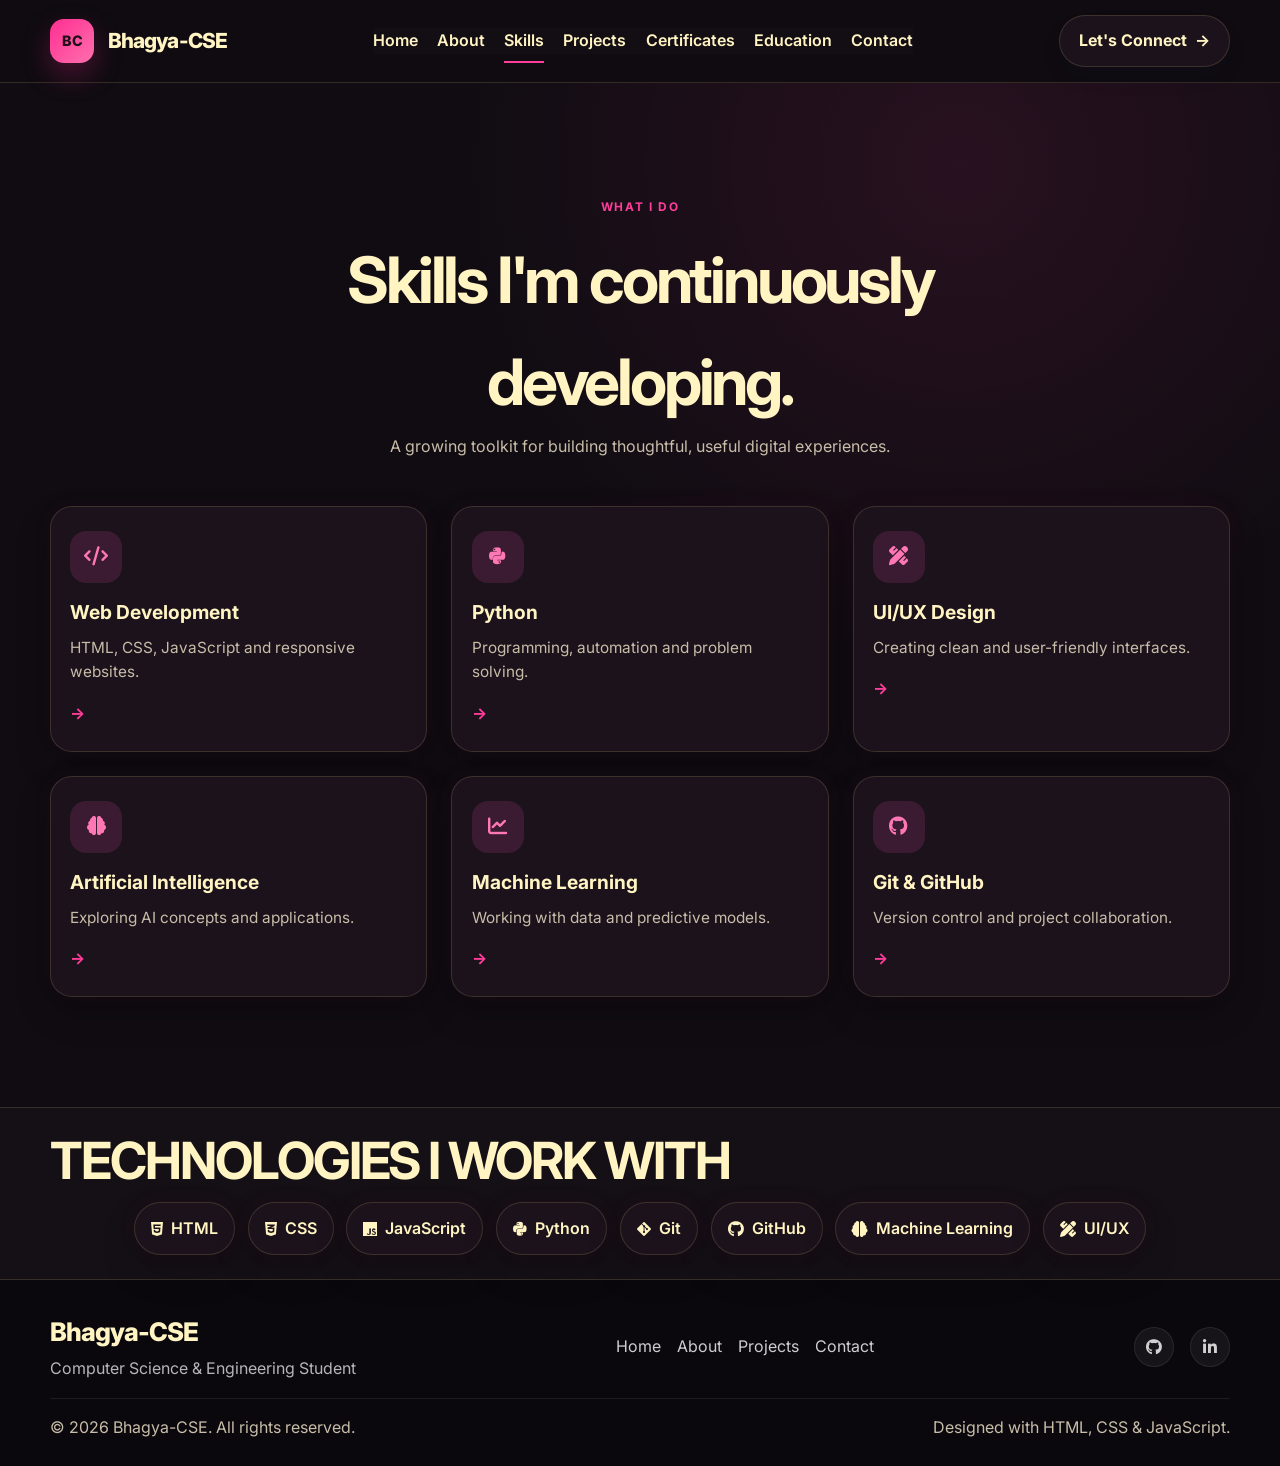
<file: skills.html>
<!DOCTYPE html>
<html lang="en">
  <head>
    <meta charset="UTF-8" /><meta name="viewport" content="width=device-width, initial-scale=1.0" />
    <meta name="description" content="Explore Bhagya's technical and creative skills." /><title>Skills | Bhagya-CSE</title>
    <link rel="preconnect" href="https://fonts.googleapis.com" /><link rel="preconnect" href="https://fonts.gstatic.com" crossorigin />
    <link href="https://fonts.googleapis.com/css2?family=Inter:wght@400;500;600;700;800;900&display=swap" rel="stylesheet" />
    <link rel="stylesheet" href="https://cdnjs.cloudflare.com/ajax/libs/font-awesome/6.5.2/css/all.min.css" /><link rel="stylesheet" href="style.css" />
  </head>
  <body data-page-title="Skills">
    <header class="site-header"><div class="container nav-wrap"><a href="index.html" class="brand"><span class="brand-mark">BC</span><span class="brand-text">Bhagya-CSE</span></a>
      <button class="nav-toggle" aria-label="Toggle navigation" aria-expanded="false"><span></span><span></span><span></span></button><nav aria-label="Main navigation"><ul class="nav-menu">
        <li><a class="nav-link" href="index.html">Home</a></li><li><a class="nav-link" href="about.html">About</a></li><li><a class="nav-link active" href="skills.html">Skills</a></li><li><a class="nav-link" href="projects.html">Projects</a></li><li><a class="nav-link" href="certificates.html">Certificates</a></li><li><a class="nav-link" href="education.html">Education</a></li><li><a class="nav-link" href="contact.html">Contact</a></li>
      </ul></nav><a href="contact.html" class="connect-btn">Let's Connect <span>→</span></a></div></header>
    <main><section class="section page-section skill-section"><div class="container"><div class="section-heading reveal"><span class="eyebrow">WHAT I DO</span><h1>Skills I'm continuously developing.</h1><p>A growing toolkit for building thoughtful, useful digital experiences.</p></div><div class="skills-grid reveal" id="skillsGrid"></div></div></section>
      <section class="tech-strip"><div class="container tech-wrap reveal"><h2>TECHNOLOGIES I WORK WITH</h2><div class="tech-items"><span><i class="fa-brands fa-html5"></i> HTML</span><span><i class="fa-brands fa-css3-alt"></i> CSS</span><span><i class="fa-brands fa-js"></i> JavaScript</span><span><i class="fa-brands fa-python"></i> Python</span><span><i class="fa-brands fa-git-alt"></i> Git</span><span><i class="fa-brands fa-github"></i> GitHub</span><span><i class="fa-solid fa-brain"></i> Machine Learning</span><span><i class="fa-solid fa-pen-ruler"></i> UI/UX</span></div></div></section>
    </main>
    <footer class="site-footer"><div class="container footer-inner"><div><div class="footer-name">Bhagya-CSE</div><p>Computer Science &amp; Engineering Student</p></div><div class="footer-links"><a href="index.html">Home</a><a href="about.html">About</a><a href="projects.html">Projects</a><a href="contact.html">Contact</a></div><div class="footer-socials"><a href="[YOUR GITHUB]" aria-label="GitHub"><i class="fa-brands fa-github"></i></a><a href="[YOUR LINKEDIN]" aria-label="LinkedIn"><i class="fa-brands fa-linkedin-in"></i></a></div></div><div class="container footer-bottom"><span>© <span id="currentYear"></span> <span id="copyrightName">Bhagya-CSE</span>. All rights reserved.</span><span>Designed with HTML, CSS &amp; JavaScript.</span></div></footer>
    <button class="back-to-top" aria-label="Back to top"><i class="fa-solid fa-arrow-up"></i></button><script src="script.js"></script>
  </body>
</html>
</file>
<file: style.css>
:root {
  --bg: #f5f9ff;
  --bg-soft: #edf6ff;
  --white: #ffffff;
  --text: #10243b;
  --muted: #5d7290;
  --primary: #1d9bf0;
  --primary-dark: #0c6dcc;
  --primary-soft: #dff2ff;
  --blue-strong: #0f2341;
  --line: rgba(16, 36, 59, 0.08);
  --shadow: 0 18px 40px rgba(18, 52, 88, 0.12);
  --radius: 22px;
  --container: 1180px;
}

* {
  box-sizing: border-box;
  margin: 0;
  padding: 0;
}

html {
  scroll-behavior: smooth;
}

body {
  font-family: "Inter", sans-serif;
  background: var(--bg);
  color: var(--text);
  line-height: 1.6;
  overflow-x: hidden;
}

img {
  max-width: 100%;
  display: block;
}

a {
  text-decoration: none;
  color: inherit;
}

button,
input,
textarea {
  font: inherit;
}

button {
  cursor: pointer;
  border: none;
}

.container {
  width: min(var(--container), calc(100% - 2rem));
  margin: 0 auto;
}

.section {
  padding: 110px 0;
}

.eyebrow {
  display: inline-block;
  text-transform: uppercase;
  letter-spacing: 0.14em;
  font-size: 0.74rem;
  font-weight: 700;
  color: var(--primary);
  margin-bottom: 12px;
}

.eyebrow.dark {
  color: var(--primary-dark);
}

.eyebrow.blue {
  color: #dfeeff;
}

h2 {
  font-size: clamp(2.1rem, 4vw, 3.2rem);
  line-height: 1.12;
  letter-spacing: -0.04em;
  margin-bottom: 0.8rem;
}

p {
  color: var(--muted);
}

.site-header {
  position: sticky;
  top: 0;
  z-index: 999;
  background: rgba(255, 255, 255, 0.82);
  backdrop-filter: blur(10px);
  border-bottom: 1px solid var(--line);
}

.nav-wrap {
  display: flex;
  align-items: center;
  justify-content: space-between;
  gap: 1rem;
  min-height: 82px;
}

.brand {
  display: inline-flex;
  align-items: center;
  gap: 0.85rem;
  color: var(--text);
  font-weight: 800;
}

.brand-mark {
  display: grid;
  place-items: center;
  width: 44px;
  height: 44px;
  border-radius: 14px;
  background: linear-gradient(135deg, var(--primary), #7ec9ff);
  color: #fff;
  font-size: 0.9rem;
  box-shadow: 0 10px 24px rgba(29, 155, 240, 0.2);
}

.brand-text {
  font-size: 1.3rem;
  letter-spacing: -0.04em;
}

.nav-menu {
  list-style: none;
  display: flex;
  align-items: center;
  gap: 1.2rem;
}

.nav-link {
  position: relative;
  font-weight: 600;
  color: var(--text);
  padding: 0.3rem 0;
}

.nav-link::after {
  content: "";
  position: absolute;
  left: 0;
  bottom: -8px;
  width: 100%;
  height: 2px;
  background: var(--primary);
  transform: scaleX(0);
  transform-origin: left;
  transition: transform 0.25s ease;
}

.nav-link:hover::after,
.nav-link.active::after {
  transform: scaleX(1);
}

.connect-btn {
  display: inline-flex;
  align-items: center;
  gap: 0.5rem;
  padding: 0.75rem 1.2rem;
  border-radius: 999px;
  background: #fff;
  border: 1px solid var(--line);
  color: var(--text);
  font-weight: 700;
  box-shadow: 0 12px 22px rgba(16, 36, 59, 0.05);
}

.nav-toggle {
  display: none;
  flex-direction: column;
  justify-content: space-between;
  width: 46px;
  height: 34px;
  padding: 0.6rem 0.5rem;
  border-radius: 10px;
  background: var(--primary-soft);
  border: 1px solid var(--line);
}

.nav-toggle span {
  display: block;
  height: 2px;
  width: 100%;
  background: var(--text);
  border-radius: 2px;
}

.hero-section {
  background: linear-gradient(180deg, #f6fbff 0%, #edf8ff 50%, #f7fbff 100%);
  padding-top: 70px;
}

.hero-grid {
  display: grid;
  grid-template-columns: 1.1fr 0.9fr;
  align-items: center;
  gap: 2rem;
}

.hero-copy h1 {
  font-size: clamp(2.2rem, 4vw, 3.6rem);
  line-height: 1.04;
  letter-spacing: -0.06em;
  color: var(--text);
  margin-bottom: 0.8rem;
}

.hero-copy h1 span {
  color: var(--primary);
}

.hero-copy h2 {
  font-size: clamp(1.15rem, 1.7vw, 1.8rem);
  color: var(--blue-strong);
  font-weight: 800;
  margin-bottom: 1rem;
  letter-spacing: -0.05em;
}

.hero-copy p {
  max-width: 540px;
  font-size: 0.98rem;
  margin-bottom: 2rem;
}

.hero-actions {
  display: flex;
  align-items: center;
  flex-wrap: wrap;
  gap: 1rem;
  margin-bottom: 1.6rem;
}

.btn {
  display: inline-flex;
  align-items: center;
  justify-content: center;
  gap: 0.65rem;
  padding: 1rem 1.5rem;
  border-radius: 999px;
  font-weight: 700;
  letter-spacing: 0.02em;
  transition: transform 0.2s ease, box-shadow 0.2s ease;
}

.btn:hover {
  transform: translateY(-2px);
}

.btn-primary {
  background: linear-gradient(135deg, var(--primary), #69c5ff);
  color: #fff;
  box-shadow: 0 18px 28px rgba(29, 155, 240, 0.22);
}

.btn-secondary {
  background: #fff;
  color: var(--text);
  border: 1px solid var(--line);
}

.btn-light {
  background: #fff;
  color: var(--text);
  border: 1px solid rgba(18, 52, 88, 0.08);
}

.social-row {
  display: flex;
  align-items: center;
  gap: 0.8rem;
}

.social-row a {
  width: 48px;
  height: 48px;
  display: grid;
  place-items: center;
  border-radius: 50%;
  background: #fff;
  border: 1px solid var(--line);
  color: var(--text);
  box-shadow: 0 12px 18px rgba(18, 52, 88, 0.06);
  transition: transform 0.2s ease, border-color 0.2s ease;
}

.social-row a:hover {
  transform: translateY(-2px);
  border-color: rgba(29, 155, 240, 0.35);
}

.hero-visual {
  position: relative;
  min-height: 370px;
  display: grid;
  place-items: center;
}

.profile-shell {
  position: relative;
  width: min(310px, 100%);
  height: 340px;
  display: grid;
  place-items: center;
  border-radius: 38px;
  background: linear-gradient(180deg, #dff3ff, #eef9ff);
  box-shadow: var(--shadow);
}

.profile-shell::before {
  content: "";
  position: absolute;
  inset: 22px 22px auto 22px;
  height: 54%;
  border-radius: 28px 28px 32px 32px;
  background: rgba(255, 255, 255, 0.38);
}

.profile-image {
  position: relative;
  width: 78%;
  height: 76%;
  object-fit: cover;
  border-radius: 30px;
  box-shadow: 0 18px 30px rgba(13, 44, 76, 0.12);
  z-index: 1;
}

.floating-card {
  position: absolute;
  display: flex;
  align-items: center;
  gap: 0.8rem;
  background: rgba(255, 255, 255, 0.92);
  border: 1px solid rgba(18, 52, 88, 0.06);
  border-radius: 18px;
  box-shadow: var(--shadow);
  padding: 0.9rem 1rem;
  min-width: 200px;
  animation: float 4s ease-in-out infinite;
}

.card-top {
  top: 30px;
  right: 14px;
}

.card-middle {
  left: 12px;
  bottom: 170px;
  animation-delay: 0.5s;
}

.card-bottom {
  right: 12px;
  bottom: 40px;
  animation-delay: 1s;
}

.mini-icon {
  width: 38px;
  height: 38px;
  display: grid;
  place-items: center;
  border-radius: 12px;
  background: var(--primary-soft);
  color: var(--primary-dark);
}

.floating-card strong {
  font-size: 0.8rem;
  line-height: 1.4;
  color: var(--text);
}

@keyframes float {
  0%,
  100% {
    transform: translateY(0px);
  }
  50% {
    transform: translateY(-10px);
  }
}

.tech-strip {
  background: #dfeeff;
  border-top: 1px solid rgba(29, 155, 240, 0.06);
  border-bottom: 1px solid rgba(29, 155, 240, 0.06);
}

.tech-wrap {
  padding: 1.5rem 0;
}

.tech-wrap h3 {
  text-align: center;
  margin-bottom: 1.2rem;
  letter-spacing: 0.08em;
  font-size: 1.1rem;
  color: var(--blue-strong);
}

.tech-items {
  display: flex;
  flex-wrap: wrap;
  justify-content: center;
  gap: 0.8rem;
}

.tech-items span {
  background: rgba(255, 255, 255, 0.7);
  border: 1px solid rgba(16, 36, 59, 0.06);
  border-radius: 999px;
  padding: 0.8rem 1rem;
  font-weight: 600;
  color: var(--text);
  display: inline-flex;
  align-items: center;
  gap: 0.5rem;
}

.section-heading {
  text-align: center;
  max-width: 760px;
  margin: 0 auto 2.9rem;
}

.about-section .section-heading h2 {
  font-size: clamp(1.7rem, 3vw, 2.5rem);
}

.about-grid {
  display: grid;
  grid-template-columns: 0.95fr 1.05fr;
  gap: 2rem;
  align-items: center;
}

.about-image-card {
  width: 100%;
  max-width: 350px;
  justify-self: center;
  background: #fff;
  border: 1px solid var(--line);
  border-radius: 28px;
  overflow: hidden;
  box-shadow: var(--shadow);
}

.about-image-card img {
  width: 100%;
  height: 320px;
  object-fit: cover;
}

.about-content h3 {
  font-size: clamp(1.5rem, 2.2vw, 2rem);
  letter-spacing: -0.04em;
  margin-bottom: 1rem;
}

.about-content p {
  margin-bottom: 1.5rem;
  font-size: 0.96rem;
}

.stats-grid {
  display: grid;
  grid-template-columns: repeat(3, minmax(0, 1fr));
  gap: 1rem;
}

.stat-card {
  background: #fff;
  border: 1px solid var(--line);
  border-radius: 18px;
  padding: 1.2rem 1rem;
  box-shadow: 0 12px 24px rgba(16, 36, 59, 0.04);
  text-align: center;
}

.stat-card strong {
  display: block;
  color: var(--primary);
  font-size: clamp(1.5rem, 2vw, 2.3rem);
  margin-bottom: 0.3rem;
}

.stat-card span {
  color: var(--muted);
  font-size: 0.88rem;
}

.skill-section {
  background: #f2f8ff;
}

.skills-grid {
  display: grid;
  grid-template-columns: repeat(3, minmax(0, 1fr));
  gap: 1.5rem;
}

.skill-card {
  background: #fff;
  border: 1px solid var(--line);
  border-radius: 22px;
  padding: 1.5rem 1.2rem;
  box-shadow: 0 14px 30px rgba(16, 36, 59, 0.04);
  transition: transform 0.2s ease, box-shadow 0.2s ease, border-color 0.2s ease;
}

.skill-card:hover {
  transform: translateY(-6px);
  border-color: rgba(29, 155, 240, 0.32);
  box-shadow: 0 18px 34px rgba(16, 36, 59, 0.08);
}

.skill-card .icon {
  width: 52px;
  height: 52px;
  display: grid;
  place-items: center;
  background: var(--primary-soft);
  color: var(--primary-dark);
  border-radius: 16px;
  margin-bottom: 0.9rem;
  font-size: 1.2rem;
}

.skill-card h3 {
  font-size: 1.2rem;
  margin-bottom: 0.5rem;
}

.skill-card p {
  margin-bottom: 1rem;
  font-size: 0.96rem;
}

.skill-card .arrow {
  color: var(--primary);
  font-weight: 700;
}

.project-section {
  background: #edf6ff;
}

.projects-grid {
  display: grid;
  grid-template-columns: repeat(3, minmax(0, 1fr));
  gap: 1.5rem;
}

.project-card {
  background: #fff;
  border: 1px solid var(--line);
  border-radius: 24px;
  overflow: hidden;
  box-shadow: var(--shadow);
  transition: transform 0.2s ease, box-shadow 0.2s ease;
}

.project-card:hover {
  transform: translateY(-6px);
  box-shadow: 0 22px 40px rgba(16, 36, 59, 0.11);
}

.project-card img {
  width: 100%;
  height: 240px;
  object-fit: cover;
  transition: transform 0.25s ease;
}

.project-card:hover img {
  transform: scale(1.04);
}

.project-content {
  padding: 1.4rem 1.2rem 1.2rem;
}

.project-tag {
  display: inline-block;
  margin-bottom: 0.8rem;
  font-size: 0.7rem;
  font-weight: 700;
  letter-spacing: 0.12em;
  text-transform: uppercase;
  color: var(--primary-dark);
}

.project-card h3 {
  font-size: 1.4rem;
  margin-bottom: 0.65rem;
}

.project-card p {
  margin-bottom: 1rem;
}

.tech-inline {
  display: flex;
  flex-wrap: wrap;
  gap: 0.55rem;
  margin-bottom: 1rem;
}

.tech-inline span {
  display: inline-block;
  background: var(--bg-soft);
  border-radius: 999px;
  padding: 0.45rem 0.7rem;
  font-size: 0.75rem;
  font-weight: 600;
  color: var(--text);
}

.project-link {
  display: inline-flex;
  align-items: center;
  gap: 0.6rem;
  color: var(--primary-dark);
  font-weight: 700;
}

.certificate-section {
  background: #f6fbff;
}

.cert-filter {
  display: flex;
  justify-content: center;
  flex-wrap: wrap;
  gap: 0.75rem;
  margin: 0 auto 2rem;
}

.filter-btn {
  border: 1px solid var(--line);
  background: #fff;
  color: var(--text);
  border-radius: 999px;
  padding: 0.7rem 1.2rem;
  font-weight: 700;
  cursor: pointer;
  transition: all 0.2s ease;
}

.filter-btn:hover,
.filter-btn.active {
  background: var(--primary-dark);
  color: #fff;
  border-color: var(--primary-dark);
  box-shadow: 0 10px 22px rgba(12, 108, 204, 0.18);
}

.cert-grid {
  display: grid;
  grid-template-columns: repeat(3, minmax(0, 1fr));
  gap: 1.5rem;
}

.cert-card {
  background: #fff;
  border: 1px solid var(--line);
  border-radius: 22px;
  overflow: hidden;
  box-shadow: 0 16px 30px rgba(16, 36, 59, 0.05);
  transition: transform 0.22s ease, box-shadow 0.22s ease, border-color 0.22s ease;
}

.cert-card:hover {
  transform: translateY(-6px);
  border-color: rgba(29, 155, 240, 0.28);
  box-shadow: 0 22px 36px rgba(16, 36, 59, 0.08);
}

.cert-image-wrap {
  background: #edf9ff;
  border-bottom: 1px solid var(--line);
}

.cert-image-wrap [hidden] {
  display: none;
}

.cert-card img {
  width: 100%;
  height: 230px;
  object-fit: contain;
  background: #f4fbff;
  display: block;
}

.cert-image-fallback {
  min-height: 230px;
  padding: 1.25rem;
  display: flex;
  flex-direction: column;
  align-items: center;
  justify-content: center;
  gap: 0.55rem;
  text-align: center;
  color: var(--text);
  background: #f4fbff;
}

.cert-image-fallback code {
  max-width: 100%;
  overflow-wrap: anywhere;
  color: var(--primary-dark);
  font-size: 0.85rem;
}

.cert-content {
  padding: 1rem 1rem 1.2rem;
}

.cert-tag {
  display: inline-block;
  margin-bottom: 0.8rem;
  background: var(--primary-soft);
  color: var(--primary-dark);
  font-size: 0.72rem;
  letter-spacing: 0.08em;
  text-transform: uppercase;
  font-weight: 700;
  border-radius: 999px;
  padding: 0.42rem 0.68rem;
}

.cert-content h3 {
  font-size: 1.08rem;
  margin-bottom: 0.6rem;
  min-height: 2.8em;
}

.cert-content p {
  font-size: 0.9rem;
  margin-bottom: 1rem;
  min-height: 2.7em;
}

.cert-view-btn {
  display: inline-flex;
  align-items: center;
  gap: 0.55rem;
  border: none;
  background: transparent;
  color: var(--primary-dark);
  font-weight: 800;
  letter-spacing: 0.02em;
  padding: 0;
  cursor: pointer;
}

.cert-view-btn span {
  transition: transform 0.2s ease;
}

.cert-view-btn:hover span {
  transform: translateX(4px);
}

.certificate-modal {
  position: fixed;
  inset: 0;
  background: rgba(6, 17, 28, 0.8);
  display: grid;
  place-items: center;
  padding: 1rem;
  opacity: 0;
  visibility: hidden;
  transition: opacity 0.22s ease, visibility 0.22s ease;
  z-index: 2000;
}

.certificate-modal.open {
  opacity: 1;
  visibility: visible;
}

.certificate-modal-dialog {
  position: relative;
  width: min(980px, 92vw);
  background: #fff;
  border: 1px solid var(--line);
  border-radius: 24px;
  overflow: hidden;
  box-shadow: 0 22px 45px rgba(10, 26, 44, 0.2);
}

.certificate-modal-close {
  position: absolute;
  top: 12px;
  right: 12px;
  width: 42px;
  height: 42px;
  display: grid;
  place-items: center;
  border-radius: 50%;
  background: rgba(16, 36, 59, 0.08);
  color: var(--text);
  font-size: 2rem;
  line-height: 1;
  z-index: 1;
}

.certificate-modal-body {
  max-height: 78vh;
  overflow: auto;
  background: #f5fbff;
}

.certificate-modal-body img {
  display: block;
  width: 100%;
  max-height: 78vh;
  object-fit: contain;
  background: #f5fbff;
}

.certificate-modal-footer {
  display: flex;
  justify-content: space-between;
  align-items: center;
  gap: 1rem;
  padding: 1rem 1.2rem 1.2rem;
}

.certificate-modal-label {
  font-size: 0.74rem;
  letter-spacing: 0.1em;
  text-transform: uppercase;
  color: var(--primary-dark);
  font-weight: 700;
}

.certificate-modal-footer h3 {
  font-size: 1.2rem;
  margin: 0.3rem 0;
}

.certificate-modal-footer p {
  margin: 0;
}

.full-size-link {
  display: inline-flex;
  align-items: center;
  justify-content: center;
  background: var(--primary-dark);
  color: #fff;
  border-radius: 999px;
  padding: 0.8rem 1.1rem;
  font-weight: 700;
  text-decoration: none;
}

.hidden {
  display: none !important;
}

.education-section {
  background: #f8fbff;
}

.education-card {
  background: linear-gradient(135deg, #ffffff 0%, #edf7ff 100%);
  border: 1px solid var(--line);
  border-radius: 28px;
  box-shadow: var(--shadow);
  padding: 2rem;
  display: flex;
  align-items: center;
  gap: 1.2rem;
  max-width: 800px;
  margin: 0 auto;
}

.edu-icon {
  width: 64px;
  height: 64px;
  display: grid;
  place-items: center;
  background: var(--primary-soft);
  border-radius: 20px;
  color: var(--primary-dark);
  font-size: 1.6rem;
}

.edu-label {
  display: inline-block;
  font-weight: 700;
  color: var(--primary-dark);
  margin-bottom: 0.5rem;
}

.edu-body h3 {
  font-size: clamp(1.5rem, 2vw, 2.2rem);
  margin-bottom: 0.4rem;
}

.edu-body p {
  margin-bottom: 0.3rem;
}

.edu-year {
  color: var(--primary-dark);
  font-weight: 700;
}

.journey-section {
  background: #fff;
}

.journey-list {
  display: grid;
  grid-template-columns: repeat(3, minmax(0, 1fr));
  gap: 1.3rem;
}

.timeline-item {
  position: relative;
  background: #fff;
  border: 1px solid var(--line);
  border-radius: 22px;
  padding: 1.5rem 1.2rem;
  box-shadow: 0 12px 28px rgba(16, 36, 59, 0.04);
}

.timeline-item::before {
  content: attr(data-step);
  position: absolute;
  left: 1.2rem;
  top: 1.2rem;
  width: 42px;
  height: 42px;
  display: grid;
  place-items: center;
  border-radius: 12px;
  background: var(--primary-soft);
  color: var(--primary-dark);
  font-weight: 800;
}

.timeline-item h3 {
  padding-left: 3.5rem;
  margin-bottom: 0.8rem;
  font-size: 1.1rem;
}

.timeline-item p {
  padding-left: 3.5rem;
}

.why-section {
  padding-top: 0;
}

.blue-panel {
  background: linear-gradient(135deg, #0f2341, #1b4e7d);
  border-radius: 32px;
  color: #fff;
  padding: 3rem 2rem;
  text-align: center;
  box-shadow: 0 22px 40px rgba(15, 35, 65, 0.18);
}

.blue-panel h2 {
  color: #fff;
  margin-bottom: 1rem;
}

.blue-panel p {
  color: rgba(255, 255, 255, 0.75);
  max-width: 700px;
  margin: 0 auto 1.8rem;
}

.benefits-row {
  display: grid;
  grid-template-columns: repeat(3, minmax(0, 1fr));
  gap: 1rem;
}

.benefit-item {
  background: rgba(255, 255, 255, 0.08);
  border: 1px solid rgba(255, 255, 255, 0.1);
  border-radius: 18px;
  padding: 1rem;
  color: #fff;
  font-weight: 700;
}

.cta-section {
  background: #f7fbff;
}

.cta-box {
  background: #fff;
  border: 1px solid var(--line);
  border-radius: 28px;
  padding: 2.8rem 2rem;
  text-align: center;
  box-shadow: var(--shadow);
}

.cta-box h2 {
  margin-bottom: 0.7rem;
}

.cta-box p {
  margin: 0 auto 1.7rem;
  max-width: 650px;
}

.cta-actions {
  display: flex;
  justify-content: center;
  gap: 1rem;
  flex-wrap: wrap;
}

.contact-grid {
  display: grid;
  grid-template-columns: 0.85fr 1.15fr;
  gap: 2rem;
  align-items: start;
}

.contact-copy {
  background: #fff;
  border: 1px solid var(--line);
  border-radius: 26px;
  padding: 2rem;
  box-shadow: var(--shadow);
}

.contact-copy h2 {
  margin-bottom: 1.4rem;
}

.contact-list {
  display: grid;
  gap: 1rem;
  margin-bottom: 1.7rem;
}

.contact-list div {
  display: flex;
  flex-direction: column;
  gap: 0.2rem;
  background: #f8fbff;
  padding: 0.8rem 1rem;
  border: 1px solid var(--line);
  border-radius: 12px;
}

.label {
  font-size: 0.78rem;
  text-transform: uppercase;
  letter-spacing: 0.1em;
  color: var(--primary-dark);
  font-weight: 700;
}

.social-links-row {
  display: flex;
  flex-wrap: wrap;
  gap: 0.8rem;
}

.social-links-row a {
  display: inline-flex;
  align-items: center;
  gap: 0.5rem;
  background: var(--bg-soft);
  border: 1px solid var(--line);
  border-radius: 999px;
  padding: 0.7rem 0.9rem;
  color: var(--text);
  font-weight: 600;
}

.contact-card {
  background: #fff;
  border: 1px solid var(--line);
  border-radius: 26px;
  padding: 2rem;
  box-shadow: var(--shadow);
}

.field-row {
  display: grid;
  grid-template-columns: repeat(2, minmax(0, 1fr));
  gap: 1rem;
}

.input-group {
  display: grid;
  gap: 0.6rem;
  margin-bottom: 1rem;
}

.input-group label {
  font-weight: 700;
  color: var(--text);
}

.input-group input,
.input-group textarea {
  width: 100%;
  border: 1px solid var(--line);
  border-radius: 14px;
  padding: 0.9rem 1rem;
  background: #f8fbff;
  color: var(--text);
  transition: border-color 0.2s ease, box-shadow 0.2s ease;
}

.input-group input:focus,
.input-group textarea:focus {
  outline: none;
  border-color: rgba(29, 155, 240, 0.5);
  box-shadow: 0 0 0 4px rgba(29, 155, 240, 0.08);
}

.input-group textarea {
  resize: vertical;
  min-height: 150px;
}

.form-status {
  min-height: 22px;
  margin-top: 0.8rem;
  font-size: 0.94rem;
  color: var(--muted);
}

.form-status.error {
  color: #c13333;
}

.form-status.success {
  color: #0f8b5b;
}

.site-footer {
  background: #0b1d2d;
  color: rgba(255,255,255,0.8);
  padding-top: 2rem;
}

.footer-inner {
  display: flex;
  align-items: center;
  justify-content: space-between;
  gap: 1rem;
  flex-wrap: wrap;
  padding-bottom: 1rem;
}

.footer-name {
  font-size: 1.6rem;
  font-weight: 800;
  color: #fff;
  letter-spacing: -0.04em;
}

.footer-inner p {
  color: rgba(255,255,255,0.7);
  margin-top: 0.2rem;
}

.footer-links,
.footer-socials {
  display: flex;
  align-items: center;
  gap: 1rem;
  flex-wrap: wrap;
}

.footer-links a,
.footer-socials a {
  color: rgba(255,255,255,0.8);
}

.footer-socials a {
  width: 40px;
  height: 40px;
  display: grid;
  place-items: center;
  border-radius: 50%;
  background: rgba(255,255,255,0.05);
  border: 1px solid rgba(255,255,255,0.08);
}

.footer-bottom {
  display: flex;
  justify-content: space-between;
  gap: 1rem;
  padding: 1rem 0 1.6rem;
  border-top: 1px solid rgba(255,255,255,0.08);
  color: rgba(255,255,255,0.7);
  flex-wrap: wrap;
}

.back-to-top {
  position: fixed;
  right: 24px;
  bottom: 24px;
  width: 52px;
  height: 52px;
  border-radius: 50%;
  background: linear-gradient(135deg, var(--primary), #65c4ff);
  color: #fff;
  box-shadow: 0 15px 30px rgba(29, 155, 240, 0.28);
  opacity: 0;
  visibility: hidden;
  transform: translateY(18px);
  transition: opacity 0.2s ease, transform 0.2s ease, visibility 0.2s ease;
  z-index: 1000;
}

.back-to-top.visible {
  opacity: 1;
  visibility: visible;
  transform: translateY(0);
}

.reveal {
  opacity: 0;
  transform: translateY(24px);
  transition: opacity 0.6s ease, transform 0.6s ease;
}

.reveal.visible {
  opacity: 1;
  transform: translateY(0);
}

@media (prefers-reduced-motion: reduce) {
  html {
    scroll-behavior: auto;
  }

  *,
  *::before,
  *::after {
    animation-duration: 0.01ms !important;
    animation-iteration-count: 1 !important;
    transition-duration: 0.01ms !important;
  }

  .reveal {
    opacity: 1;
    transform: none;
  }
}

@media (max-width: 980px) {
  .contact-grid,
  .journey-list {
    grid-template-columns: 1fr;
  }

  .hero-grid {
    grid-template-columns: minmax(0, 1.1fr) minmax(280px, 0.9fr);
    gap: 1rem;
  }

  .about-grid {
    grid-template-columns: minmax(0, 0.9fr) minmax(0, 1.1fr);
    gap: 1.5rem;
  }

  .hero-visual {
    min-height: 340px;
  }

  .profile-shell {
    width: min(270px, 100%);
    height: 300px;
    border-radius: 30px;
  }

  .profile-image {
    border-radius: 22px;
  }

  .floating-card {
    display: none;
  }

  .about-image-card {
    max-width: 320px;
  }

  .about-image-card img {
    height: 300px;
  }

  .projects-grid {
    grid-template-columns: repeat(2, minmax(0, 1fr));
  }

  .cert-grid {
    grid-template-columns: repeat(2, minmax(0, 1fr));
  }
}

@media (max-width: 880px) {
  .connect-btn {
    display: none;
  }
}

@media (max-width: 760px) {
  .nav-toggle {
    display: flex;
  }

  .connect-btn {
    display: none;
  }

  .nav-menu {
    position: absolute;
    top: calc(100% + 10px);
    left: 1rem;
    right: 1rem;
    display: none;
    flex-direction: column;
    align-items: flex-start;
    background: rgba(255, 255, 255, 0.98);
    border: 1px solid var(--line);
    border-radius: 18px;
    padding: 1rem;
    box-shadow: var(--shadow);
  }

  .nav-menu.open {
    display: flex;
  }

  .nav-link {
    width: 100%;
  }

  .hero-section {
    padding-top: 40px;
  }

  .section {
    padding: 72px 0;
  }

  .hero-grid,
  .about-grid {
    grid-template-columns: 1fr;
  }

  .hero-copy {
    max-width: 620px;
    margin: 0 auto;
  }

  .hero-visual {
    width: min(100%, 420px);
    min-height: 340px;
    margin: 0 auto;
  }

  .about-grid {
    gap: 2rem;
  }

  .about-image-card {
    max-width: 340px;
  }

  .about-image-card img {
    height: 300px;
  }

  .skills-grid,
  .projects-grid,
  .cert-grid,
  .benefits-row,
  .stats-grid,
  .field-row {
    grid-template-columns: 1fr;
  }

  .education-card {
    flex-direction: column;
    text-align: center;
  }

  .profile-shell {
    width: min(270px, 100%);
    height: 300px;
  }
}

@media (max-width: 480px) {
  .container {
    width: min(var(--container), calc(100% - 1.2rem));
  }

  .hero-actions,
  .cta-actions {
    flex-direction: column;
    align-items: stretch;
  }

  .btn {
    width: 100%;
  }

  .floating-card {
    min-width: 150px;
    padding: 0.6rem 0.65rem;
  }

  .card-middle {
    bottom: 140px;
    left: 8px;
  }

  .card-top {
    right: 8px;
  }

  .card-bottom {
    right: 8px;
    bottom: 20px;
  }
}

:root {
  --bg: #100c12;
  --bg-soft: #21151e;
  --white: #1a1119;
  --text: #fff4c2;
  --muted: #c8bda9;
  --primary: #ff3d9a;
  --primary-dark: #ff68ad;
  --primary-soft: #3a1b31;
  --blue-strong: #fff0a8;
  --line: rgba(255, 226, 143, 0.15);
  --shadow: 0 18px 42px rgba(255, 45, 145, 0.12);
}

body {
  background: var(--bg);
  color: var(--text);
}

p,
.stat-card span,
.footer-bottom {
  color: var(--muted);
}

.site-header {
  background: rgba(16, 12, 18, 0.9);
  border-color: var(--line);
}

.brand,
.nav-link,
.hero-copy h1,
.hero-copy h2,
.tech-wrap h3,
.skill-card h3,
.project-card h3,
.cert-content h3,
.edu-body h3,
.timeline-item h3,
.contact-copy h2,
.input-group label {
  color: var(--text);
}

.brand-mark,
.btn-primary,
.back-to-top {
  background: linear-gradient(135deg, #ff2e91, #ff70ae);
  color: #200d19;
  box-shadow: 0 12px 28px rgba(255, 45, 145, 0.25);
}

.connect-btn,
.btn-secondary,
.btn-light,
.social-row a,
.floating-card,
.tech-items span,
.about-image-card,
.stat-card,
.skill-card,
.project-card,
.cert-card,
.filter-btn,
.education-card,
.timeline-item,
.cta-box,
.contact-copy,
.contact-card {
  background: #1b121b;
  color: var(--text);
  border-color: var(--line);
}

.hero-section {
  background: radial-gradient(ellipse at 78% 30%, rgba(255, 45, 145, 0.13), transparent 42%), var(--bg);
}

.profile-shell {
  background: linear-gradient(145deg, #38172f, #21151e);
}

.profile-shell::before {
  background: rgba(255, 244, 194, 0.08);
}

.mini-icon,
.skill-card .icon,
.edu-icon,
.timeline-item::before {
  background: #3a1b31;
  color: #ff78b5;
}

.tech-strip,
.skill-section,
.project-section,
.certificate-section,
.education-section,
.journey-section,
.cta-section,
.contact-section {
  background: #151016;
  border-color: var(--line);
}

.tech-items span,
.stat-card,
.skill-card,
.project-card,
.cert-card,
.timeline-item,
.education-card,
.cta-box,
.contact-copy,
.contact-card {
  box-shadow: 0 16px 36px rgba(0, 0, 0, 0.2), 0 0 24px rgba(255, 45, 145, 0.04);
}

.skill-card:hover,
.project-card:hover,
.cert-card:hover {
  border-color: rgba(255, 61, 154, 0.55);
  box-shadow: 0 20px 40px rgba(0, 0, 0, 0.3), 0 0 24px rgba(255, 45, 145, 0.12);
}

.tech-inline span,
.contact-list div,
.input-group input,
.input-group textarea {
  background: #251923;
  color: var(--text);
  border-color: var(--line);
}

.cert-image-wrap,
.cert-card img,
.cert-image-fallback,
.certificate-modal-body,
.certificate-modal-body img {
  background: #21151e;
}

.cert-tag,
.filter-btn:hover,
.filter-btn.active {
  background: #4a1d38;
  color: #ffe7a0;
  border-color: #ff3d9a;
}

.certificate-modal-dialog {
  background: #1b121b;
  color: var(--text);
  border-color: var(--line);
}

.full-size-link {
  background: #ff3d9a;
  color: #200d19;
}

.blue-panel {
  background: radial-gradient(ellipse at top right, rgba(255, 61, 154, 0.32), transparent 45%), #21151e;
  border: 1px solid rgba(255, 61, 154, 0.28);
}

.blue-panel h2,
.benefit-item,
.footer-name {
  color: var(--text);
}

.benefit-item {
  background: rgba(255, 244, 194, 0.05);
  border-color: var(--line);
}

.site-footer {
  background: #0b080d;
}

.nav-menu {
  background: rgba(20, 14, 21, 0.98);
}

.social-links-row a {
  background: #251923;
  color: var(--text);
  border-color: var(--line);
}

.input-group input:focus,
.input-group textarea:focus {
  border-color: rgba(255, 61, 154, 0.65);
  box-shadow: 0 0 0 4px rgba(255, 61, 154, 0.12);
}

.form-status.success {
  color: #ffe58a;
}

.page-section {
  min-height: 62vh;
  background: radial-gradient(ellipse at 75% 8%, rgba(255, 61, 154, 0.1), transparent 38%), var(--bg);
}

.page-section .section-heading h1,
.page-section .section-heading h2 {
  color: var(--text);
  font-size: clamp(2.2rem, 5vw, 4rem);
  letter-spacing: -0.05em;
}

.about-content h2,
.contact-copy h1 {
  color: var(--text);
}

.contact-intro {
  margin-bottom: 1.5rem;
}

@media (max-width: 760px) {
  .nav-menu {
    background: rgba(20, 14, 21, 0.98);
  }
}

body[data-page-title="Home"] {
  --bg: #ffffff;
  --bg-soft: #eef9fd;
  --white: #ffffff;
  --text: #14243a;
  --muted: #5d6f83;
  --primary: #35b9df;
  --primary-dark: #168baa;
  --primary-soft: #e5f7fc;
  --blue-strong: #14243a;
  --line: rgba(20, 55, 78, 0.1);
  --shadow: 0 16px 38px rgba(24, 79, 107, 0.1);
  background: #fff;
  color: var(--text);
}

body[data-page-title="Home"] .site-header {
  background: rgba(255, 255, 255, 0.94);
  border-color: var(--line);
}

body[data-page-title="Home"] .brand,
body[data-page-title="Home"] .nav-link,
body[data-page-title="Home"] .hero-copy h1,
body[data-page-title="Home"] .hero-copy h2,
body[data-page-title="Home"] .tech-wrap h3,
body[data-page-title="Home"] .skill-card h3,
body[data-page-title="Home"] .project-card h3,
body[data-page-title="Home"] .cert-content h3,
body[data-page-title="Home"] .edu-body h3,
body[data-page-title="Home"] .timeline-item h3,
body[data-page-title="Home"] .contact-copy h2,
body[data-page-title="Home"] .input-group label,
body[data-page-title="Home"] .section-heading h2,
body[data-page-title="Home"] .about-content h3 {
  color: var(--text);
}

body[data-page-title="Home"] .brand-mark,
body[data-page-title="Home"] .btn-primary,
body[data-page-title="Home"] .back-to-top {
  background: linear-gradient(135deg, #39bce4, #72d5ed);
  color: #fff;
  box-shadow: 0 12px 28px rgba(53, 185, 223, 0.22);
}

body[data-page-title="Home"] .connect-btn,
body[data-page-title="Home"] .btn-secondary,
body[data-page-title="Home"] .btn-light,
body[data-page-title="Home"] .social-row a,
body[data-page-title="Home"] .floating-card,
body[data-page-title="Home"] .tech-items span,
body[data-page-title="Home"] .stat-card,
body[data-page-title="Home"] .skill-card,
body[data-page-title="Home"] .project-card,
body[data-page-title="Home"] .cert-card,
body[data-page-title="Home"] .filter-btn,
body[data-page-title="Home"] .education-card,
body[data-page-title="Home"] .timeline-item,
body[data-page-title="Home"] .cta-box,
body[data-page-title="Home"] .contact-copy,
body[data-page-title="Home"] .contact-card {
  background: #fff;
  color: var(--text);
  border-color: var(--line);
  box-shadow: 0 12px 30px rgba(24, 79, 107, 0.07);
}

body[data-page-title="Home"] .hero-section {
  padding-top: 64px;
  padding-bottom: 68px;
  background:
    radial-gradient(ellipse at 80% 35%, rgba(84, 205, 231, 0.13), transparent 38%),
    linear-gradient(180deg, #fbfeff, #f3fbfe);
}

body[data-page-title="Home"] .hero-grid {
  grid-template-columns: minmax(0, 1.1fr) minmax(300px, 0.9fr);
  gap: clamp(1.5rem, 4vw, 3.5rem);
}

body[data-page-title="Home"] .hero-copy h1 {
  font-size: clamp(2.35rem, 4.4vw, 4rem);
}

body[data-page-title="Home"] .hero-copy h1 span {
  color: #27afd5;
}

body[data-page-title="Home"] .hero-copy h2 {
  font-size: clamp(1.25rem, 2vw, 1.8rem);
  color: #203750;
  letter-spacing: -0.035em;
}

body[data-page-title="Home"] .hero-copy p {
  max-width: 540px;
  color: #5d6f83;
}

body[data-page-title="Home"] .btn {
  padding: 0.85rem 1.25rem;
}

body[data-page-title="Home"] .btn-secondary,
body[data-page-title="Home"] .btn-light {
  background: #fff;
  color: #203750;
}

body[data-page-title="Home"] .profile-shell {
  width: min(340px, 100%);
  height: 380px;
  border-radius: 36px;
  background: linear-gradient(145deg, #d9f4fb, #effaff);
  box-shadow: 0 24px 56px rgba(42, 166, 199, 0.16);
}

body[data-page-title="Home"] .profile-shell::before {
  background: rgba(255, 255, 255, 0.48);
}

body[data-page-title="Home"] .profile-image {
  width: 88%;
  height: 88%;
  border-radius: 28px;
  box-shadow: 0 14px 30px rgba(20, 55, 78, 0.12);
}

body[data-page-title="Home"] .floating-card {
  background: rgba(255, 255, 255, 0.96);
  box-shadow: 0 12px 28px rgba(24, 79, 107, 0.11);
}

body[data-page-title="Home"] .floating-card strong {
  color: var(--text);
}

body[data-page-title="Home"] .mini-icon,
body[data-page-title="Home"] .skill-card .icon,
body[data-page-title="Home"] .edu-icon,
body[data-page-title="Home"] .timeline-item::before {
  background: #e4f7fc;
  color: #178baa;
}

body[data-page-title="Home"] .tech-strip,
body[data-page-title="Home"] .skill-section,
body[data-page-title="Home"] .project-section,
body[data-page-title="Home"] .certificate-section,
body[data-page-title="Home"] .education-section,
body[data-page-title="Home"] .journey-section,
body[data-page-title="Home"] .cta-section,
body[data-page-title="Home"] .contact-section {
  background: #fff;
  border-color: var(--line);
}

body[data-page-title="Home"] .tech-strip,
body[data-page-title="Home"] .skill-section,
body[data-page-title="Home"] .certificate-section,
body[data-page-title="Home"] .journey-section {
  background: #f3fbfe;
}

body[data-page-title="Home"] .tech-wrap {
  padding: 2rem 0;
}

body[data-page-title="Home"] .tech-items span {
  background: #fff;
  color: #24425c;
}

body[data-page-title="Home"] .about-section .section-heading h2 {
  color: #14243a;
}

body[data-page-title="Home"] .about-code-card {
  width: 100%;
  max-width: 490px;
  justify-self: center;
  padding: clamp(1rem, 3vw, 1.6rem);
  border: 1px solid rgba(50, 163, 193, 0.15);
  border-radius: 28px;
  background:
    radial-gradient(circle at 100% 0, rgba(83, 201, 225, 0.17), transparent 42%),
    linear-gradient(145deg, #effaff, #f9fdff 72%);
  box-shadow: 0 22px 50px rgba(24, 96, 124, 0.1);
}

body[data-page-title="Home"] .code-window {
  overflow: hidden;
  border: 1px solid rgba(34, 66, 91, 0.1);
  border-radius: 18px;
  background: #14283d;
  box-shadow: 0 14px 28px rgba(20, 40, 61, 0.16);
}

body[data-page-title="Home"] .code-window-bar {
  display: flex;
  align-items: center;
  gap: 0.75rem;
  min-height: 44px;
  padding: 0 1rem;
  border-bottom: 1px solid rgba(255, 255, 255, 0.09);
  color: #b7cad8;
  font-size: 0.75rem;
  font-weight: 600;
}

body[data-page-title="Home"] .code-window-bar > i {
  margin-left: auto;
  color: #65d0e8;
}

body[data-page-title="Home"] .code-window-dots {
  display: inline-flex;
  gap: 5px;
}

body[data-page-title="Home"] .code-window-dots i {
  width: 8px;
  height: 8px;
  border-radius: 50%;
  background: #ff8a87;
}

body[data-page-title="Home"] .code-window-dots i:nth-child(2) {
  background: #ffd16c;
}

body[data-page-title="Home"] .code-window-dots i:nth-child(3) {
  background: #6fd4a0;
}

body[data-page-title="Home"] .code-window pre {
  overflow-x: auto;
  padding: 1.35rem 1.5rem 1.5rem;
  color: #e2eef6;
  font: 500 clamp(0.82rem, 1.2vw, 0.96rem)/1.85 "Consolas", "Courier New", monospace;
}

body[data-page-title="Home"] .code-purple {
  color: #c4a1ff;
}

body[data-page-title="Home"] .code-cyan {
  color: #73d8ed;
}

body[data-page-title="Home"] .code-green {
  color: #a5e6a1;
}

body[data-page-title="Home"] .code-yellow {
  color: #ffd479;
}

body[data-page-title="Home"] .language-chips {
  display: flex;
  flex-wrap: wrap;
  gap: 0.55rem;
  padding: 0 1rem 1rem;
}

body[data-page-title="Home"] .language-chips span {
  display: inline-flex;
  align-items: center;
  gap: 0.4rem;
  padding: 0.42rem 0.7rem;
  border: 1px solid rgba(104, 191, 212, 0.19);
  border-radius: 999px;
  background: rgba(232, 249, 253, 0.1);
  color: #e6f6fb;
  font-size: 0.73rem;
  font-weight: 600;
}

body[data-page-title="Home"] .language-chips i {
  color: #74d2e6;
}

body[data-page-title="Home"] .skill-card:hover,
body[data-page-title="Home"] .project-card:hover,
body[data-page-title="Home"] .cert-card:hover {
  border-color: rgba(53, 185, 223, 0.5);
  box-shadow: 0 18px 38px rgba(24, 79, 107, 0.12);
}

body[data-page-title="Home"] .tech-inline span,
body[data-page-title="Home"] .contact-list div,
body[data-page-title="Home"] .input-group input,
body[data-page-title="Home"] .input-group textarea {
  background: #f4f9fb;
  color: var(--text);
  border-color: var(--line);
}

body[data-page-title="Home"] .cert-tag,
body[data-page-title="Home"] .filter-btn:hover,
body[data-page-title="Home"] .filter-btn.active {
  background: #e5f7fc;
  color: #147f9b;
  border-color: #9cdeed;
}

body[data-page-title="Home"] .certificate-modal-dialog {
  background: #fff;
  color: var(--text);
  border-color: var(--line);
}

body[data-page-title="Home"] .certificate-modal-body,
body[data-page-title="Home"] .certificate-modal-body img,
body[data-page-title="Home"] .cert-image-wrap,
body[data-page-title="Home"] .cert-card img,
body[data-page-title="Home"] .cert-image-fallback {
  background: #eef8fb;
}

body[data-page-title="Home"] .full-size-link {
  background: #35b9df;
  color: #fff;
}

body[data-page-title="Home"] .blue-panel {
  background: linear-gradient(125deg, #39bce4, #76d8ec);
  border: 0;
  box-shadow: 0 20px 44px rgba(53, 185, 223, 0.2);
}

body[data-page-title="Home"] .blue-panel h2,
body[data-page-title="Home"] .blue-panel p,
body[data-page-title="Home"] .blue-panel .eyebrow {
  color: #fff;
}

body[data-page-title="Home"] .benefit-item {
  background: rgba(255, 255, 255, 0.2);
  border-color: rgba(255, 255, 255, 0.38);
  color: #fff;
}

body[data-page-title="Home"] .site-footer {
  background: #13283c;
}

body[data-page-title="Home"] .footer-name,
body[data-page-title="Home"] .site-footer p,
body[data-page-title="Home"] .site-footer a {
  color: #f4fbff;
}

body[data-page-title="Home"] .footer-bottom {
  color: rgba(244, 251, 255, 0.72);
  border-color: rgba(255, 255, 255, 0.14);
}

body[data-page-title="Home"] .nav-menu {
  background: #fff;
}

@media (max-width: 980px) {
  body[data-page-title="Home"] .hero-grid {
    grid-template-columns: minmax(0, 1.1fr) minmax(270px, 0.9fr);
    gap: 1rem;
  }

  body[data-page-title="Home"] .profile-shell {
    width: min(300px, 100%);
    height: 340px;
  }
}

@media (max-width: 760px) {
  body[data-page-title="Home"] .hero-section {
    padding-top: 42px;
    padding-bottom: 48px;
  }

  body[data-page-title="Home"] .hero-grid {
    grid-template-columns: 1fr;
    gap: 1.5rem;
  }

  body[data-page-title="Home"] .hero-copy {
    max-width: 620px;
    margin: 0 auto;
  }

  body[data-page-title="Home"] .hero-visual {
    width: min(100%, 380px);
    min-height: 330px;
    margin: 0 auto;
  }

  body[data-page-title="Home"] .profile-shell {
    width: min(270px, 100%);
    height: 300px;
  }

  body[data-page-title="Home"] .about-code-card {
    max-width: 430px;
  }
}

@media (max-width: 480px) {
  body[data-page-title="Home"] .hero-copy h1 {
    font-size: clamp(2rem, 10vw, 2.8rem);
  }

  body[data-page-title="Home"] .hero-copy h2 {
    font-size: 1.2rem;
  }
}
</file>
